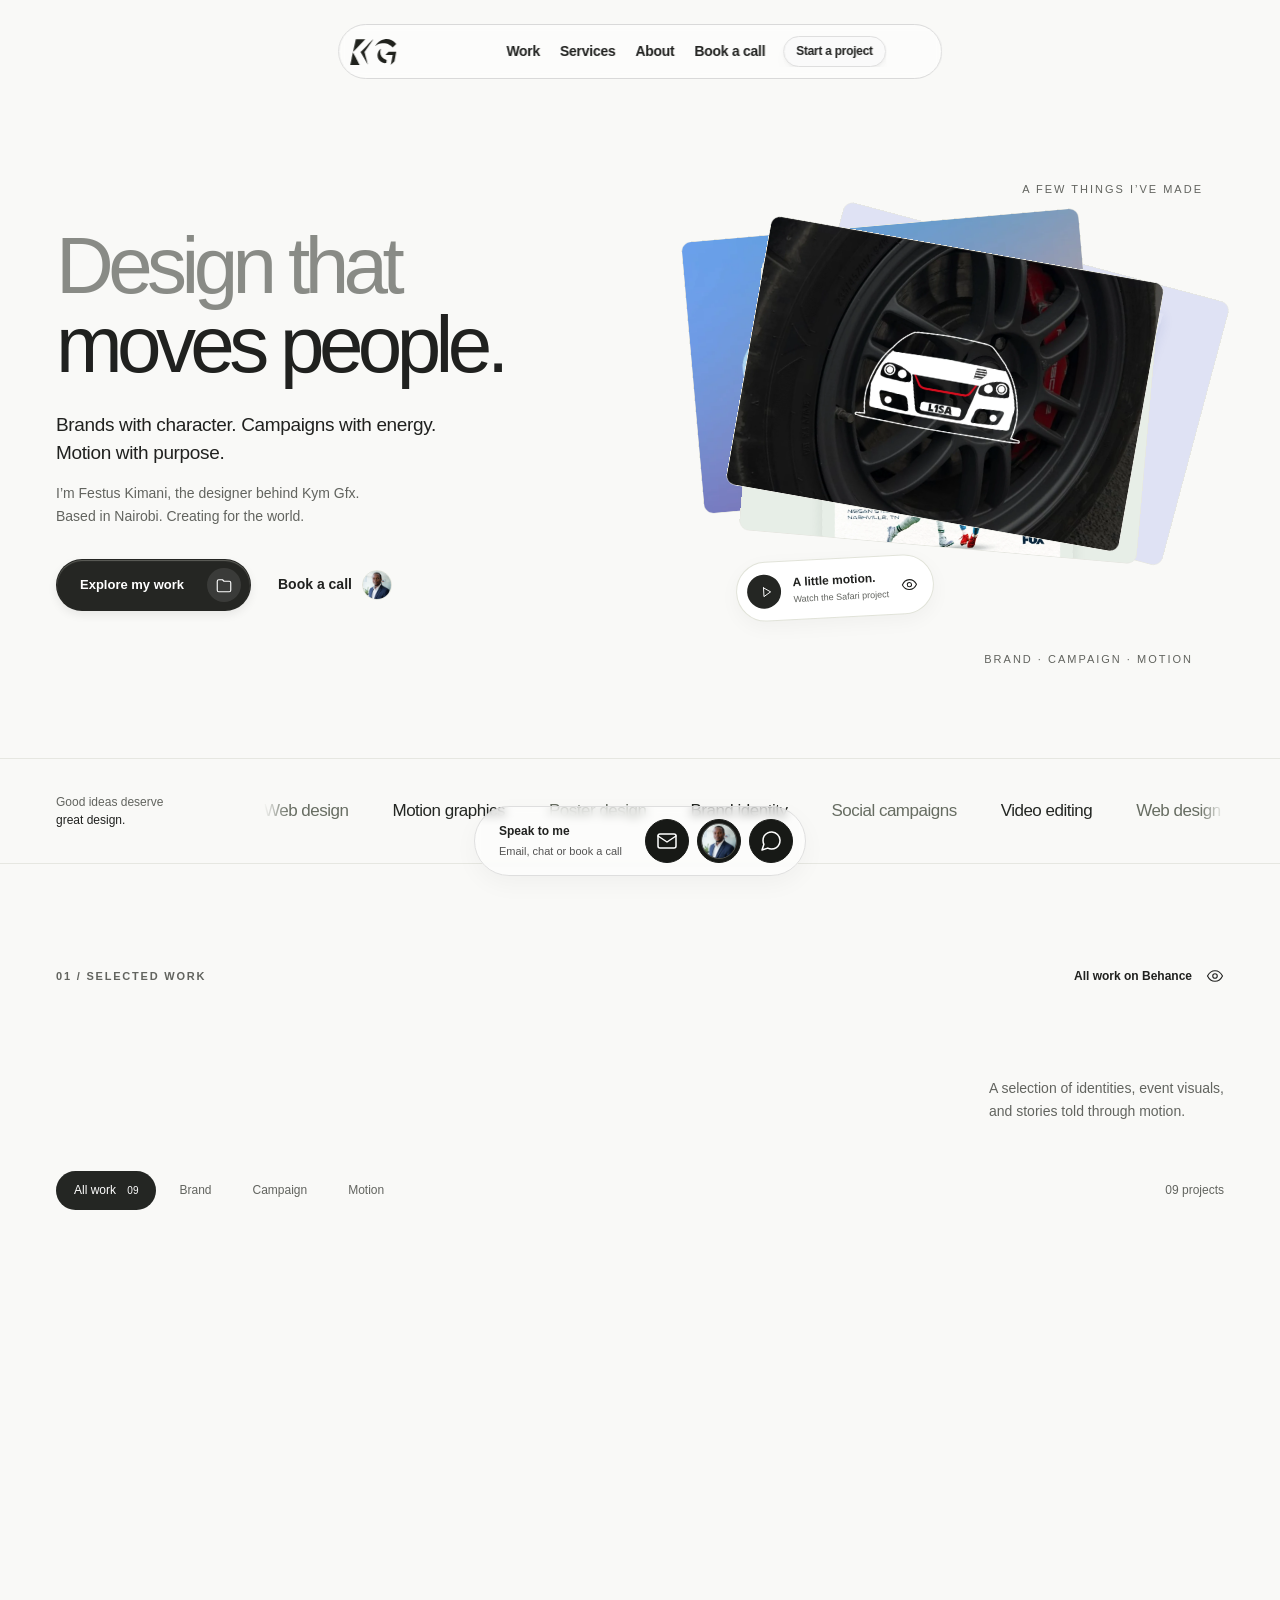
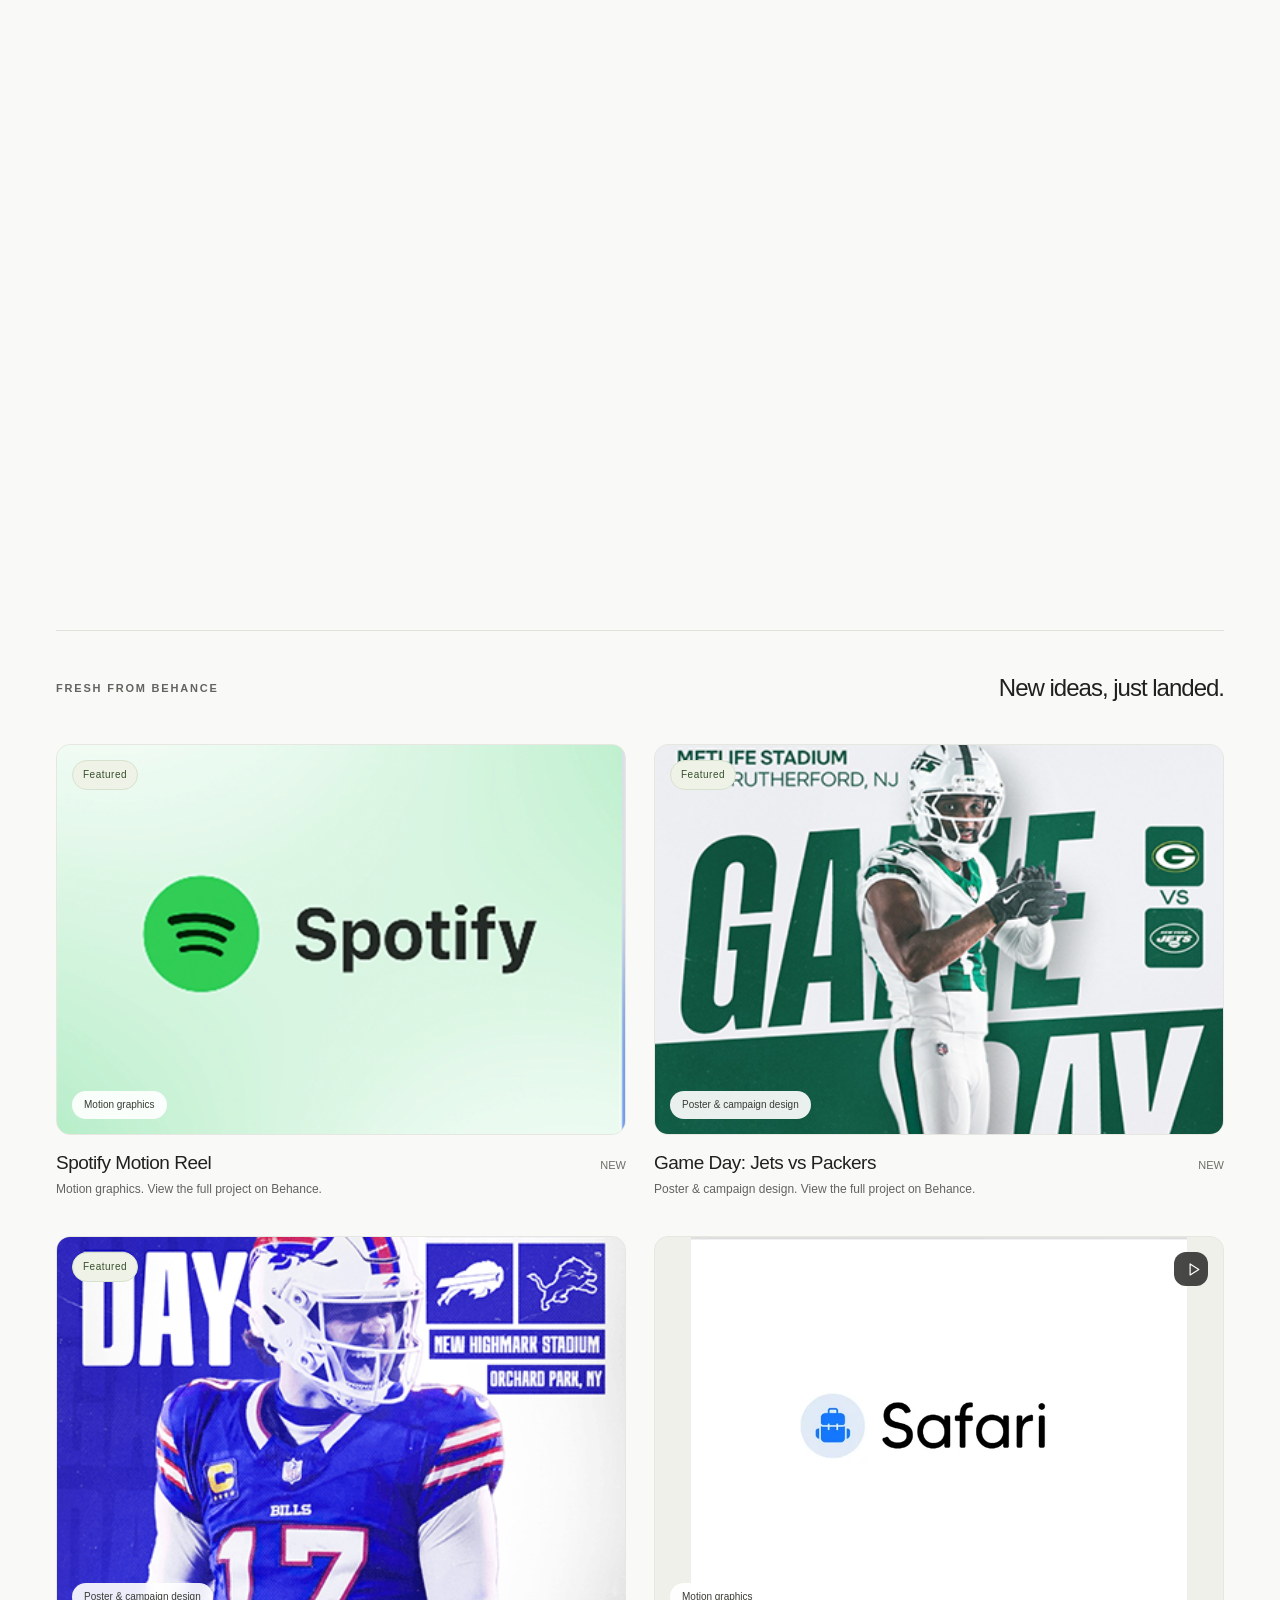
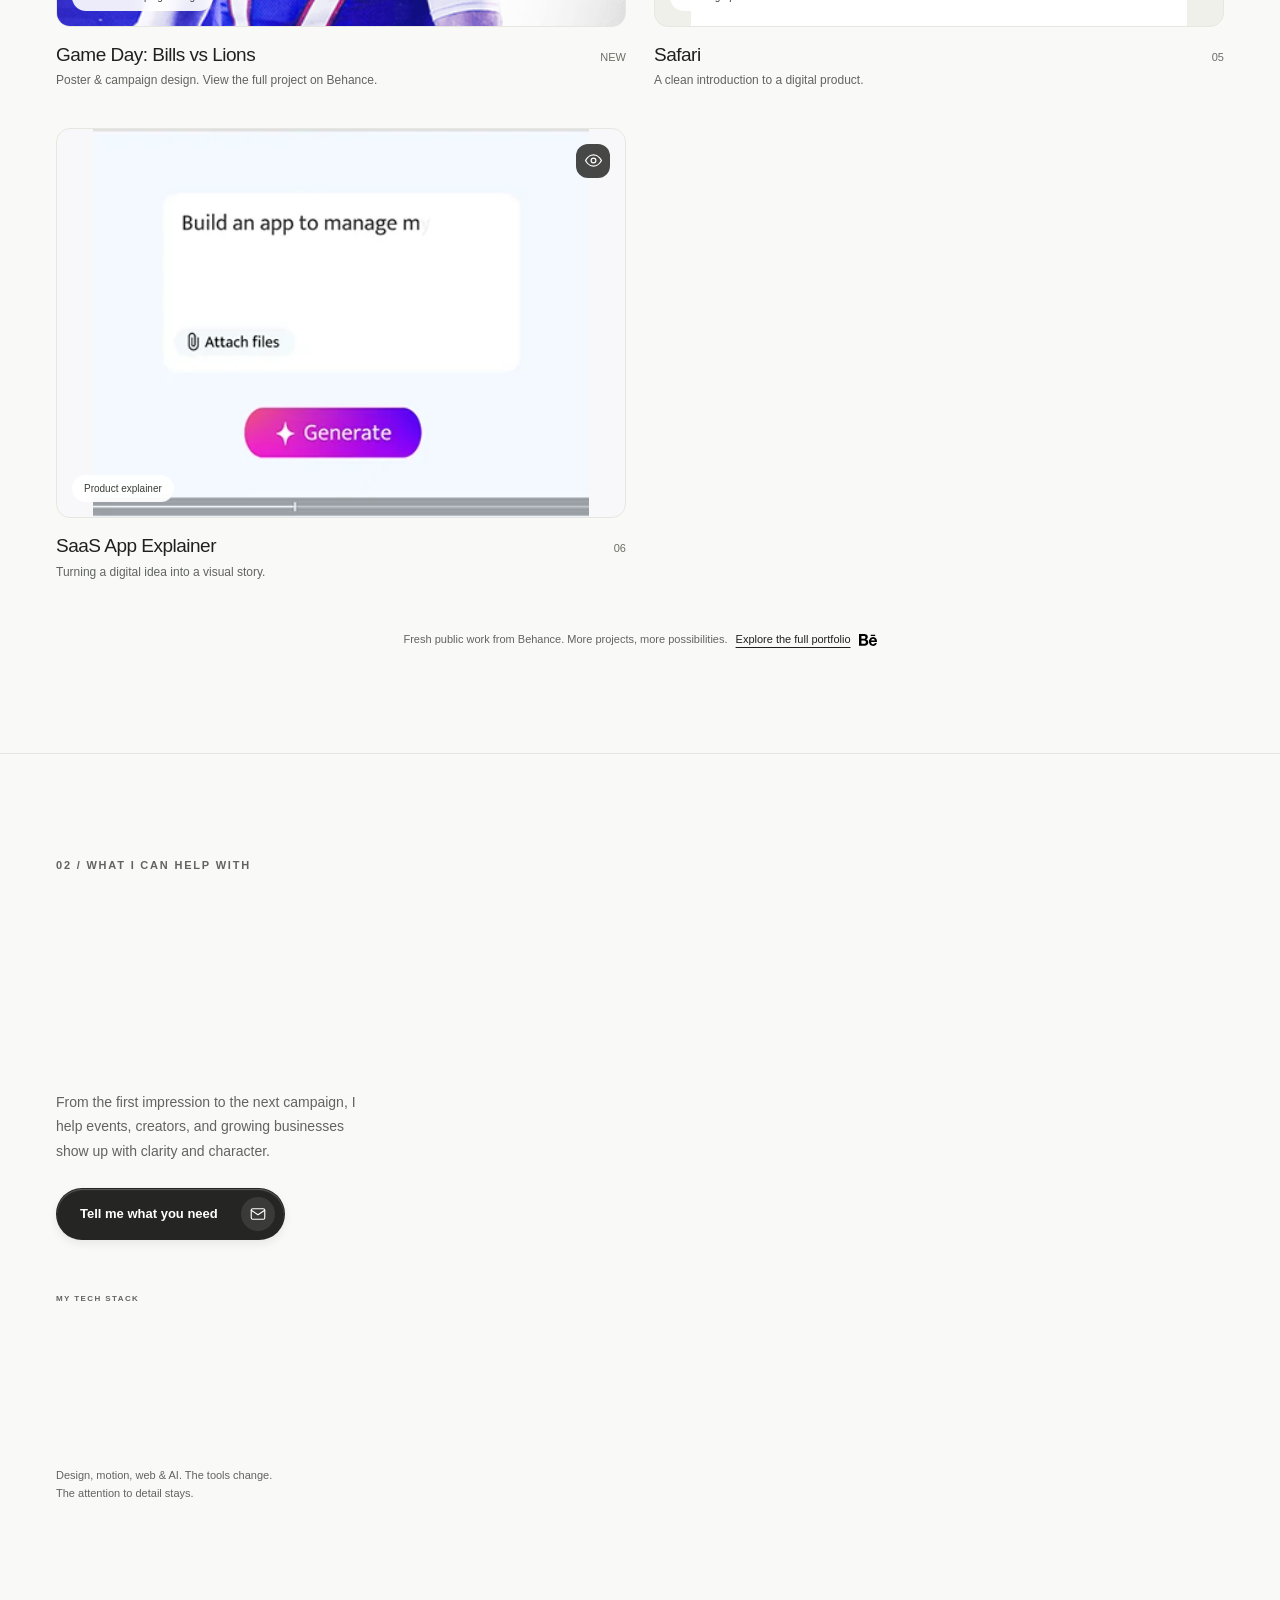
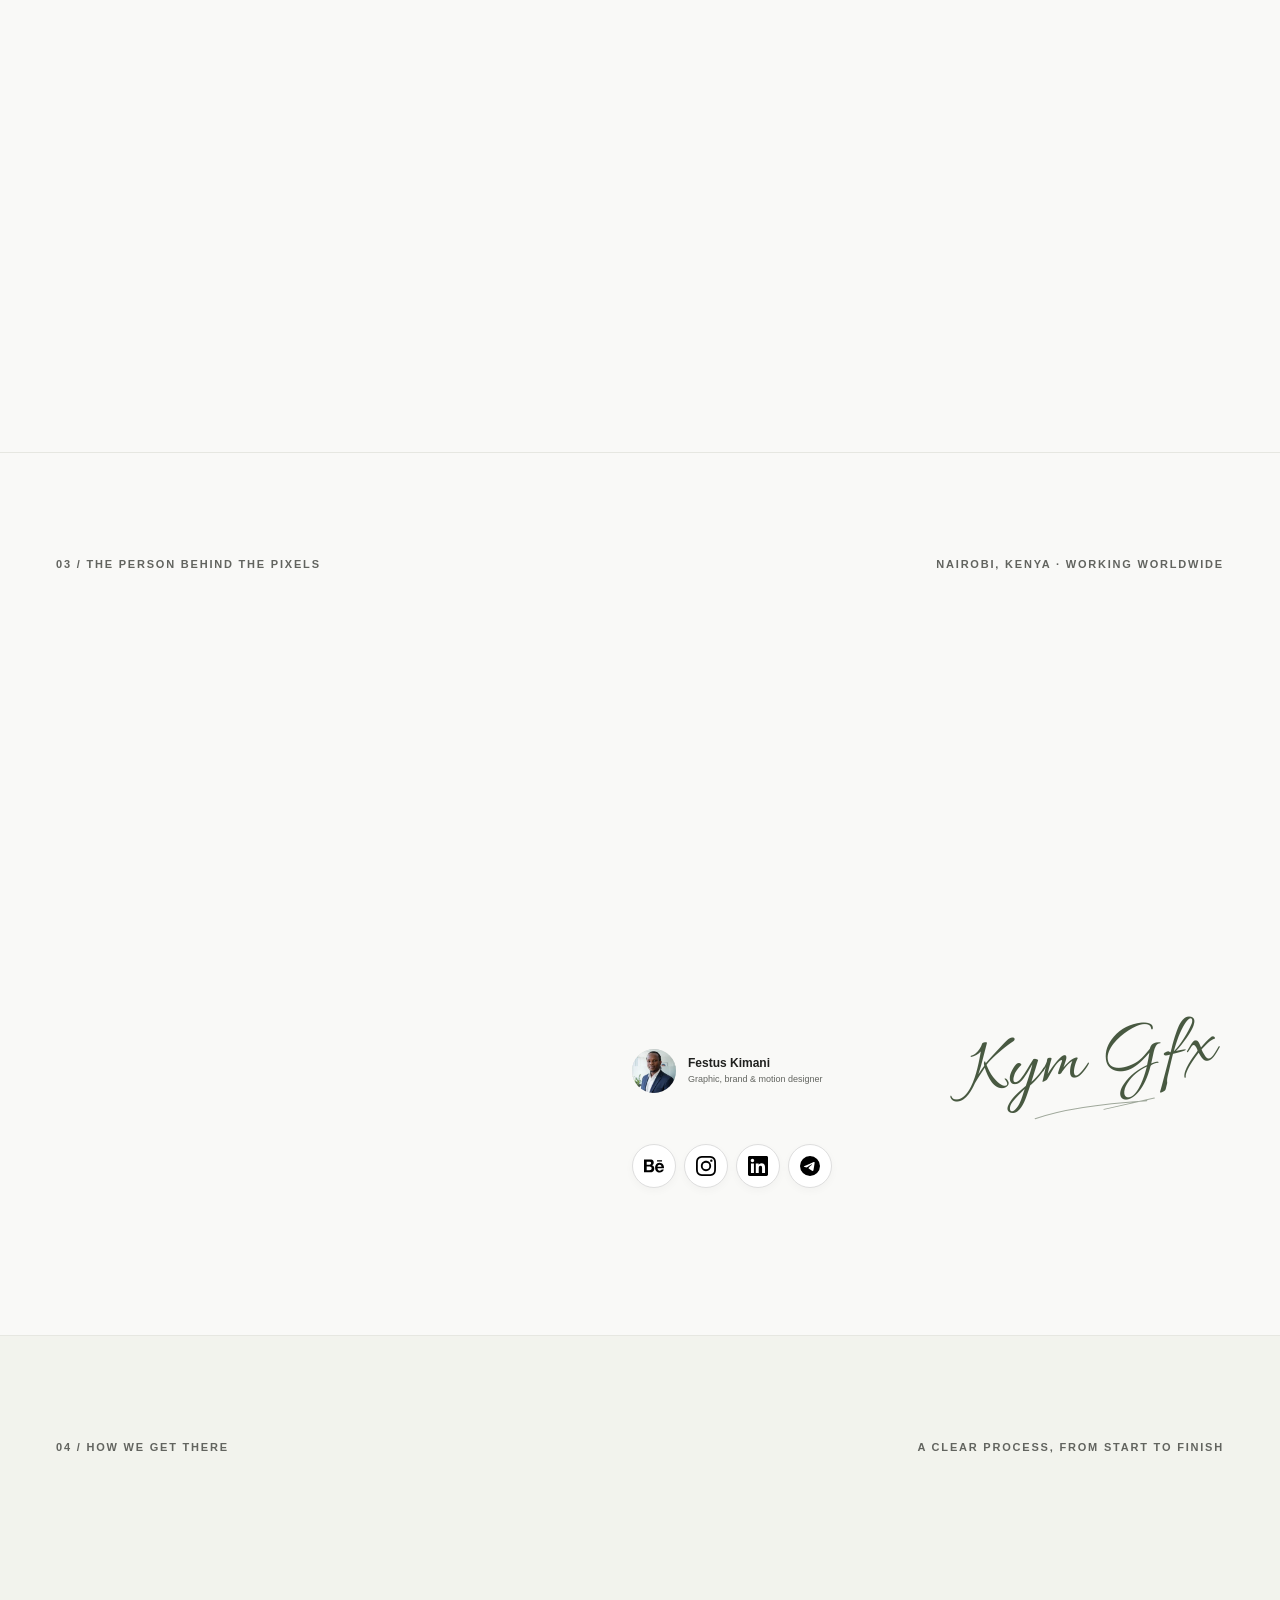
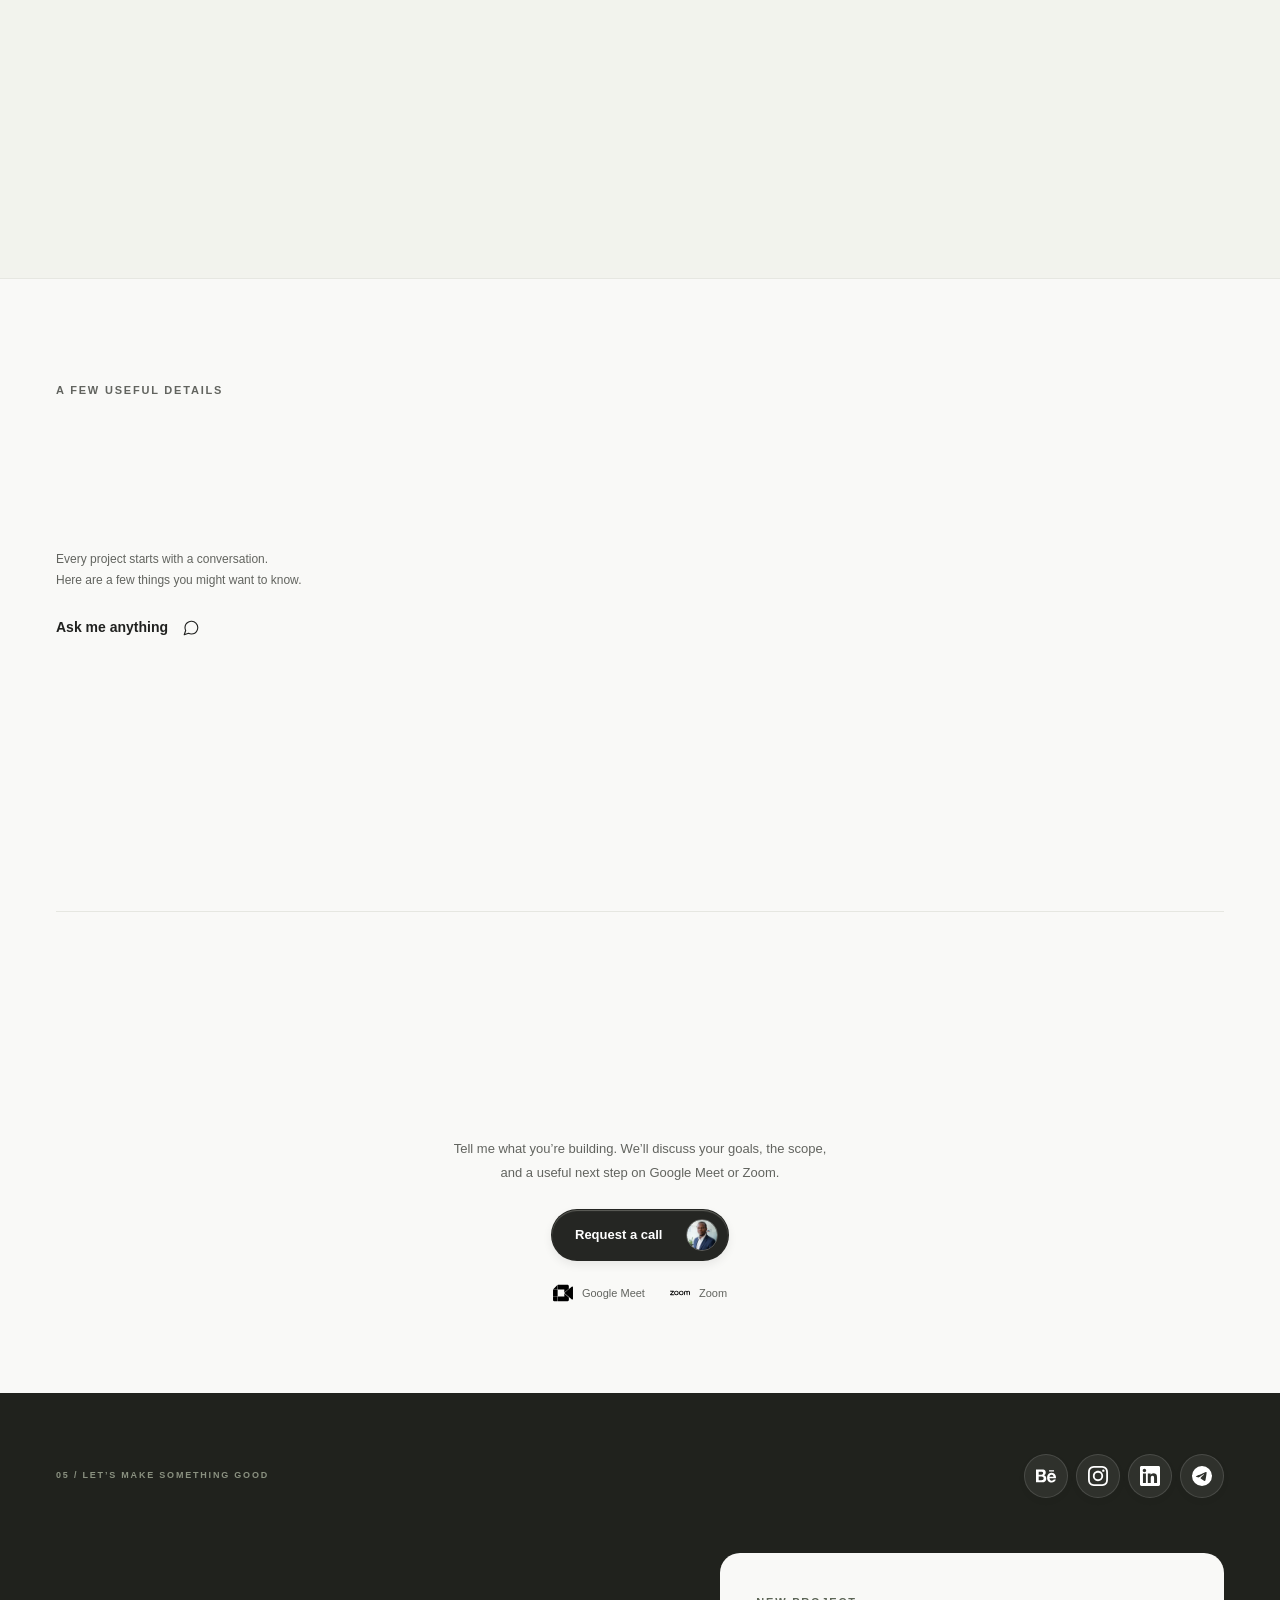
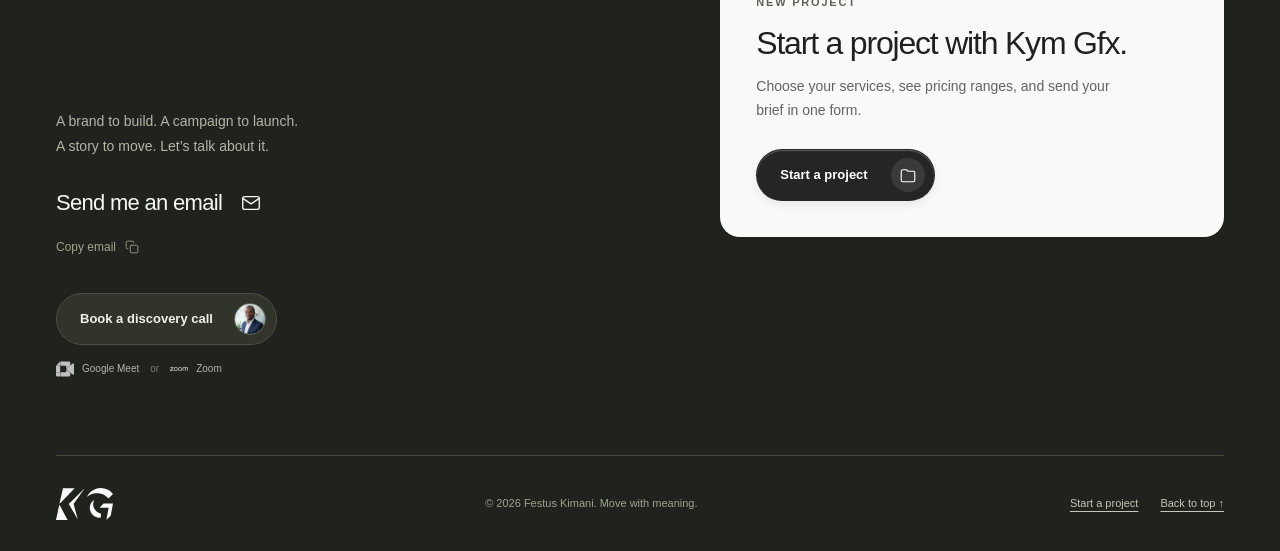
<file: index.html>
<!doctype html>
<html lang="en">
<head>
  <meta charset="utf-8">
  <meta http-equiv="Content-Security-Policy" content="default-src 'none'; script-src 'self' 'sha256-RP54lZXdPZ6LXKqrHSjTCvA2a0rbn0eupJkv5bDsVNU='; style-src 'self'; img-src 'self' data:; media-src 'self' data:; font-src 'self' data:; script-src-attr 'none'; style-src-attr 'none'; connect-src 'self'; object-src 'none'; base-uri 'none'; form-action mailto:; frame-src 'none'; worker-src 'none'; manifest-src 'none'">
  <meta name="referrer" content="no-referrer">
  <meta name="viewport" content="width=device-width, initial-scale=1">
  <meta name="theme-color" content="#f9f9f7">
  <title>Kym Gfx | Brand, Campaign & Motion Design</title>
  <meta name="description" content="Festus Kimani, the designer behind Kym Gfx. Brand identities, event campaigns, website design and motion graphics. Based in Nairobi, working worldwide.">
  <meta property="og:title" content="Kym Gfx | Brand, Campaign &amp; Motion Design">
  <meta property="og:description" content="Brands with character. Campaigns with energy. Motion with purpose. Explore the work of Nairobi-based designer Festus Kimani.">
  <meta property="og:type" content="website">
  <meta property="og:image" content="https://kymgfx.kymfestus.workers.dev/assets/share.png"><meta property="og:image:width" content="1200"><meta property="og:image:height" content="630"><meta name="twitter:image" content="https://kymgfx.kymfestus.workers.dev/assets/share.png">
  <meta property="og:image:alt" content="Kym Gfx. Design that moves people. Brand, campaign and motion design.">
  <meta name="twitter:card" content="summary_large_image">
  <meta name="robots" content="index,follow,max-image-preview:large">
  <meta property="og:locale" content="en_KE">
  <meta name="twitter:title" content="Kym Gfx | Brand, Campaign & Motion Design">
  <meta name="twitter:description" content="Festus Kimani. Brand identity, campaign, web and motion design from Nairobi, working worldwide.">
  <link rel="icon" type="image/svg+xml" href="assets/logo-icon.svg"><link rel="apple-touch-icon" href="assets/apple-touch-icon.png">
  <link rel="stylesheet" href="styles.css?v=fc7800cfd695" integrity="sha384-MU1b10XbP2wdL4FistRc0171wJypvjsB1/g9SNzsyU8zwen+0Z/NRrmMgHnjgvjh" crossorigin="anonymous">
  <script src="chat.js?v=313c515f7766" defer integrity="sha384-PZUBNkfbdGtiplIeQYNY1joK+G7hZslXWAL11QoX5RYQc005h1kjHYpNXIr99Q0k" crossorigin="anonymous"></script><script src="hover.js?v=c3cbb4b93c76" defer integrity="sha384-ufMckHckDWXzwCs1KvYORSiTdPDeFX4swzKwYxOAb/R9WRlNBXDSlMI3Yl8d1LuT" crossorigin="anonymous"></script>
  <script src="app.js?v=920d5eaca289" defer integrity="sha384-redIyue99s9NzLE7rQFaY3deVi5fc3/zErwLRt6RJIErRmfgzinxDfFiC1UelqTq" crossorigin="anonymous"></script>
  <script src="tally.js?v=f8779480156c" defer integrity="sha384-kf3AlvRZwCBo7eny/jpEdKlFrDhq/1zmK7CzTpE+B8lzu16/dyUpaUtx4TN1pVBo" crossorigin="anonymous"></script>
  <script src="navigation.js?v=53503e80712e" defer integrity="sha384-nsBRfqvpe+beJG/txZ5ffJn5aQpI2zp7zltmXjnQ1PvmRcHIz+6aFYz5Q4TOXQNo" crossorigin="anonymous"></script>
  <script src="motion.js?v=6ecac0a6fd6d" defer integrity="sha384-A1M7jGwJOYKzTCvv4FRpBjJr8O+yAU49xVVN6Kf6X/JlsGHFS3brLfjCFFewnfAB" crossorigin="anonymous"></script>
<script type="application/ld+json">{"@context":"https://schema.org","@graph":[{"@type":"Person","@id":"https://kymgfx.kymfestus.workers.dev/#festus-kimani","name":"Festus Kimani","alternateName":"Kym","jobTitle":"Graphic, brand and motion designer","homeLocation":{"@type":"Place","name":"Nairobi, Kenya"},"sameAs":["https://www.behance.net/kymgfx0","https://www.instagram.com/kymgfx/","https://linkedin.com/in/festuskimani-design","https://t.me/KymGfx"],"worksFor":{"@id":"https://kymgfx.kymfestus.workers.dev/#kym-gfx"},"url":"https://kymgfx.kymfestus.workers.dev/#about","image":"https://kymgfx.kymfestus.workers.dev/assets/festus-kimani.webp"},{"@type":"Organization","@id":"https://kymgfx.kymfestus.workers.dev/#kym-gfx","name":"Kym Gfx","founder":{"@id":"https://kymgfx.kymfestus.workers.dev/#festus-kimani"},"sameAs":["https://www.behance.net/kymgfx0","https://www.instagram.com/kymgfx/","https://linkedin.com/in/festuskimani-design","https://t.me/KymGfx"],"url":"https://kymgfx.kymfestus.workers.dev/"},{"@type":"WebSite","@id":"https://kymgfx.kymfestus.workers.dev/#website","name":"Kym Gfx","inLanguage":"en","publisher":{"@id":"https://kymgfx.kymfestus.workers.dev/#kym-gfx"},"url":"https://kymgfx.kymfestus.workers.dev/"},{"@type":"Service","name":"Brand identity","provider":{"@id":"https://kymgfx.kymfestus.workers.dev/#kym-gfx"},"areaServed":"Worldwide","description":"Logos, visual systems and brand guidelines."},{"@type":"Service","name":"Poster design","provider":{"@id":"https://kymgfx.kymfestus.workers.dev/#kym-gfx"},"areaServed":"Worldwide","description":"Event flyers, print and digital posters."},{"@type":"Service","name":"Social campaigns","provider":{"@id":"https://kymgfx.kymfestus.workers.dev/#kym-gfx"},"areaServed":"Worldwide","description":"Connected assets for campaigns and product launches."},{"@type":"Service","name":"Motion graphics","provider":{"@id":"https://kymgfx.kymfestus.workers.dev/#kym-gfx"},"areaServed":"Worldwide","description":"Animation, product explainers and promotional motion."},{"@type":"Service","name":"Web design","provider":{"@id":"https://kymgfx.kymfestus.workers.dev/#kym-gfx"},"areaServed":"Worldwide","description":"Websites connecting a visual identity to a useful online experience."},{"@type":"Service","name":"Video editing","provider":{"@id":"https://kymgfx.kymfestus.workers.dev/#kym-gfx"},"areaServed":"Worldwide","description":"Editing and pacing for short-form videos and brand films."}]}</script>
<script src="portfolio.js?v=0eddb8c8db13" defer integrity="sha384-fT3XSmakjnkovy3xJBE/LR70sCqFDMXrLG0lpPolhhoIm4bzP4OcGRpFcpiwtWbt" crossorigin="anonymous"></script>












<link rel="canonical" href="https://kymgfx.kymfestus.workers.dev/"><meta property="og:url" content="https://kymgfx.kymfestus.workers.dev/">
</head>
<body>
<svg class="icon-sprite" xmlns="http://www.w3.org/2000/svg" aria-hidden="true"><defs><symbol id="i-mail" viewBox="0 0 24 24"><rect x="3" y="5" width="18" height="14" rx="2"/><path d="m3 7 9 6 9-6"/></symbol><symbol id="i-calendar" viewBox="0 0 24 24"><rect x="3" y="5" width="18" height="16" rx="2"/><path d="M16 3v4M8 3v4M3 11h18"/></symbol><symbol id="i-play" viewBox="0 0 24 24"><path d="m9 5 11 7-11 7V5Z"/></symbol><symbol id="i-eye" viewBox="0 0 24 24"><path d="M2 12s3.5-7 10-7 10 7 10 7-3.5 7-10 7-10-7-10-7Z"/><circle cx="12" cy="12" r="3"/></symbol><symbol id="i-message" viewBox="0 0 24 24"><path d="M21 11.5a8.4 8.4 0 0 1-.9 3.8 8.5 8.5 0 0 1-7.6 4.7 8.4 8.4 0 0 1-3.8-.9L3 21l1.9-5.7a8.4 8.4 0 0 1-.9-3.8 8.5 8.5 0 0 1 4.7-7.6 8.4 8.4 0 0 1 3.8-.9h.5a8.5 8.5 0 0 1 8 8v.5Z"/></symbol><symbol id="i-copy" viewBox="0 0 24 24"><rect x="9" y="9" width="13" height="13" rx="2"/><path d="M5 15H4a2 2 0 0 1-2-2V4a2 2 0 0 1 2-2h9a2 2 0 0 1 2 2v1"/></symbol><symbol id="i-close" viewBox="0 0 24 24"><path d="m6 6 12 12M6 18 18 6"/></symbol><symbol id="i-plus" viewBox="0 0 24 24"><path d="M12 5v14M5 12h14"/></symbol><symbol id="i-check" viewBox="0 0 24 24"><path d="m5 12 4 4L19 6"/></symbol><symbol id="i-clock" viewBox="0 0 24 24"><circle cx="12" cy="12" r="9"/><path d="M12 7v5l3 2"/></symbol><symbol id="i-globe" viewBox="0 0 24 24"><circle cx="12" cy="12" r="9"/><path d="M3 12h18M12 3a17 17 0 0 1 0 18 17 17 0 0 1 0-18Z"/></symbol><symbol id="i-video" viewBox="0 0 24 24"><rect x="3" y="5" width="12" height="14" rx="2"/><path d="m15 10 6-4v12l-6-4"/></symbol><symbol id="i-quote" viewBox="0 0 24 24"><path d="M3 11h6v9H3v-9c0-4 2-7 6-8M15 11h6v9h-6v-9c0-4 2-7 6-8"/></symbol><symbol id="i-file" viewBox="0 0 24 24"><path d="M14 2H6a2 2 0 0 0-2 2v16a2 2 0 0 0 2 2h12a2 2 0 0 0 2-2V8l-6-6ZM14 2v6h6M8 13h8M8 17h6"/></symbol><symbol id="i-folder" viewBox="0 0 24 24"><path d="M3 7a2 2 0 0 1 2-2h5l2 2h7a2 2 0 0 1 2 2v10a2 2 0 0 1-2 2H5a2 2 0 0 1-2-2V7Z"/></symbol></defs></svg>
  <a class="skip-link" href="#main">Skip to content</a>
  <header class="site-header">
    <div class="header-inner">
      <a class="header-profile" href="#home" aria-label="Kym Gfx home"><img class="header-logo" src="assets/logo.svg" alt="" width="40" height="23"></a>
      <nav id="header-nav" class="header-nav" aria-label="Main navigation"><a href="#work">Work</a><a href="#services">Services</a><a href="#about">About</a><a href="book.html">Book a call</a><a class="header-contact" href="start.html">Start a project</a></nav>
      <button class="menu-toggle" type="button" aria-expanded="false" aria-controls="header-nav" aria-label="Open navigation" hidden><span class="menu-dots" aria-hidden="true"><i></i><i></i><i></i></span></button>
    </div>
  </header>
  <main id="main">
    <section id="home" class="hero wrap">
      <div class="hero-copy">
        <h1><span class="muted">Design that</span><br>moves people<span class="title-dot">.</span></h1>
        <p class="hero-description">Brands with character. Campaigns with energy.<br class="desktop-break"> Motion with purpose.</p>
        <p class="hero-intro">I’m Festus Kimani, the designer behind Kym Gfx.<br class="desktop-break"> Based in Nairobi. Creating for the world.</p>
        <div class="hero-actions"><a class="button button-dark" href="#work">Explore my work <span class="button-icon"><svg class="icon " viewBox="0 0 24 24" fill="none" stroke="currentColor" stroke-width="1.5" stroke-linecap="round" stroke-linejoin="round" aria-hidden="true"><use href="#i-folder"/></svg></span></a><a class="text-link hover-target booking-button" href="book.html">Book a call <img class="button-portrait" src="assets/festus-kimani-sm.webp" width="36" height="36" alt=""></a></div>
      </div>
      <div class="hero-art" aria-label="A selection of brand and event design by Kym Gfx">
        <span class="art-note">A FEW THINGS I’VE MADE</span>
        <div class="art-card art-card-back"><img src="assets/gameday-full.webp" alt="Game Day sports event poster in green and blue" width="1080" height="1350"></div>
        <div class="art-card art-card-middle"><img src="assets/lisa-keyring.webp" alt="LISA GTI illustrated automotive keyring against a car wheel" width="1920" height="1080"><span class="art-card-label">LISA GTI <span>BRAND IDENTITY</span></span></div>
        <div class="art-card art-card-front"><img src="assets/weekend-full.webp" alt="Weekend Frenzy music event poster in electric blue" width="1080" height="1350"></div>
        <a class="motion-chip" href="https://www.behance.net/gallery/255861045/Safari-App-Motion-Graphics" data-project="safari"><span class="play-circle"><svg class="icon " viewBox="0 0 24 24" fill="none" stroke="currentColor" stroke-width="1.5" stroke-linecap="round" stroke-linejoin="round" aria-hidden="true"><use href="#i-play"/></svg></span><span>A little motion.<small>Watch the Safari project</small></span><svg class="icon " viewBox="0 0 24 24" fill="none" stroke="currentColor" stroke-width="1.5" stroke-linecap="round" stroke-linejoin="round" aria-hidden="true"><use href="#i-eye"/></svg></a>
        <span class="art-note art-note-bottom">BRAND · CAMPAIGN · MOTION</span>
      </div>
    </section>
    <section class="intro-strip" aria-label="Design specialties"><div class="wrap strip-inner"><p>Good ideas deserve <br><strong>great design.</strong></p><div class="service-marquee" tabindex="0" aria-label="Web design, motion graphics, poster design, brand identity, social campaigns and video editing. Focus to pause scrolling."><div class="marquee-track"><div class="marquee-group"><span>Web design</span><span>Motion graphics</span><span>Poster design</span><span>Brand identity</span><span>Social campaigns</span><span>Video editing</span></div><div class="marquee-group" aria-hidden="true"><span>Web design</span><span>Motion graphics</span><span>Poster design</span><span>Brand identity</span><span>Social campaigns</span><span>Video editing</span></div></div></div></div></section>
    <section id="work" class="section wrap work-section">
      <div class="section-topline"><span class="eyebrow">01 / SELECTED WORK</span><a class="text-link small" href="https://www.behance.net/kymgfx0" target="_blank" rel="noopener noreferrer">All work on Behance <svg class="icon " viewBox="0 0 24 24" fill="none" stroke="currentColor" stroke-width="1.5" stroke-linecap="round" stroke-linejoin="round" aria-hidden="true"><use href="#i-eye"/></svg></a></div>
      <div class="work-heading"><h2><span class="muted">A little range.</span><br>A lot of intention.</h2><p>A selection of identities, event visuals,<br class="desktop-break"> and stories told through motion.</p></div>
      <div class="filter-row"><div class="filters" role="group" aria-label="Filter projects"><button class="filter active" data-filter="all" aria-pressed="true">All work <span>09</span></button><button class="filter" data-filter="brand" aria-pressed="false">Brand</button><button class="filter" data-filter="campaign" aria-pressed="false">Campaign</button><button class="filter" data-filter="motion" aria-pressed="false">Motion</button></div><span id="project-count" class="project-count" aria-live="polite">09 projects</span></div>
      <div class="project-grid" id="portfolio-grid">
        <article class="project-card" data-category="brand"><a href="https://www.behance.net/gallery/255600777/LISA-GTI-BRAND-GUIDELINES" class="project-link" data-project="lisa"><div class="project-image image-lisa"><img src="assets/lisa-keyring.webp" width="1920" height="1080" loading="lazy" alt="LISA GTI branded keyring design"><span class="project-open"><svg class="icon " viewBox="0 0 24 24" fill="none" stroke="currentColor" stroke-width="1.5" stroke-linecap="round" stroke-linejoin="round" aria-hidden="true"><use href="#i-eye"/></svg></span><span class="project-type">Brand identity</span></div><div class="project-meta"><div><h3>LISA GTI</h3><p>A distinctive identity, built for the details.</p></div><span class="project-number">01</span></div></a></article>
        <article class="project-card" data-category="campaign"><a href="https://www.behance.net/gallery/255861119/WEEKEND-FRENZY" class="project-link" data-project="weekend"><div class="project-image image-weekend"><img src="assets/weekend-full.webp" width="1080" height="1350" loading="lazy" alt="Weekend Frenzy blue nightlife flyer"><span class="project-open"><svg class="icon " viewBox="0 0 24 24" fill="none" stroke="currentColor" stroke-width="1.5" stroke-linecap="round" stroke-linejoin="round" aria-hidden="true"><use href="#i-eye"/></svg></span><span class="project-type">Event campaign</span></div><div class="project-meta"><div><h3>Weekend Frenzy</h3><p>Big energy. An unmistakable invitation.</p></div><span class="project-number">02</span></div></a></article>
        <article class="project-card" data-category="motion"><a href="https://www.behance.net/gallery/255859293/Nova-AI-Saas-Video-Explainer" class="project-link" data-project="nova"><div class="project-image image-nova"><img src="assets/nova-large.webp" width="808" height="632" loading="lazy" alt="Nova AI explainer with a soft blue and coral gradient"><span class="project-open"><svg class="icon " viewBox="0 0 24 24" fill="none" stroke="currentColor" stroke-width="1.5" stroke-linecap="round" stroke-linejoin="round" aria-hidden="true"><use href="#i-eye"/></svg></span><span class="project-type">Motion / SaaS explainer</span></div><div class="project-meta"><div><h3>Nova AI</h3><p>A product story, made to move.</p></div><span class="project-number">03</span></div></a></article>
        <article class="project-card" data-category="campaign"><a href="https://www.behance.net/gallery/256715563/GAME-DAY-EVENT-FLYER" class="project-link" data-project="gameday"><div class="project-image image-gameday"><img src="assets/gameday-full.webp" width="1080" height="1350" loading="lazy" alt="Game Day Philadelphia Eagles versus Tennessee Titans poster"><span class="project-open"><svg class="icon " viewBox="0 0 24 24" fill="none" stroke="currentColor" stroke-width="1.5" stroke-linecap="round" stroke-linejoin="round" aria-hidden="true"><use href="#i-eye"/></svg></span><span class="project-type">Event campaign</span></div><div class="project-meta"><div><h3>Game Day: Eagles vs Titans</h3><p>Sports, rivalry, and a strong visual punch.</p></div><span class="project-number">04</span></div></a></article>
        <!-- KYM FEATURED START -->
<div class="fresh-work-intro"><span class="eyebrow">FRESH FROM BEHANCE</span><h3>New ideas, just landed.</h3></div>
<article class="project-card fresh-project-card" data-category="motion"><a class="project-link" href="https://www.behance.net/gallery/257606957/Spotify-Motion-Reel" target="_blank" rel="noopener noreferrer" aria-label="Spotify Motion Reel — view full project on Behance"><div class="project-image image-live"><img src="assets/behance/257606957-69e0c35796e21e11.png" alt="Spotify Motion Reel by Kym Gfx" width="404" height="316" loading="lazy"><span class="project-type">Motion graphics</span><span class="fresh-badge">Featured</span></div><div class="project-meta"><div><h3>Spotify Motion Reel</h3><p>Motion graphics. View the full project on Behance.</p></div><span class="project-number">NEW</span></div></a></article>
<article class="project-card fresh-project-card" data-category="campaign"><a class="project-link" href="https://www.behance.net/gallery/256088495/GAME-DAY" target="_blank" rel="noopener noreferrer" aria-label="Game Day: Jets vs Packers — view full project on Behance"><div class="project-image image-live"><img src="assets/behance/256088495-00261d9a280b9983.png" alt="Game Day: Jets vs Packers by Kym Gfx" width="404" height="316" loading="lazy"><span class="project-type">Poster & campaign design</span><span class="fresh-badge">Featured</span></div><div class="project-meta"><div><h3>Game Day: Jets vs Packers</h3><p>Poster &amp; campaign design. View the full project on Behance.</p></div><span class="project-number">NEW</span></div></a></article>
<article class="project-card fresh-project-card" data-category="campaign"><a class="project-link" href="https://www.behance.net/gallery/255861307/GAME-DAY" target="_blank" rel="noopener noreferrer" aria-label="Game Day: Bills vs Lions — view full project on Behance"><div class="project-image image-live"><img src="assets/behance/255861307-dc8444f2db3380d4.png" alt="Game Day: Bills vs Lions by Kym Gfx" width="404" height="316" loading="lazy"><span class="project-type">Poster & campaign design</span><span class="fresh-badge">Featured</span></div><div class="project-meta"><div><h3>Game Day: Bills vs Lions</h3><p>Poster &amp; campaign design. View the full project on Behance.</p></div><span class="project-number">NEW</span></div></a></article>
<!-- KYM FEATURED END -->
        <article class="project-card" data-category="motion"><a href="https://www.behance.net/gallery/255861045/Safari-App-Motion-Graphics" class="project-link" data-project="safari"><div class="project-image image-safari"><img src="assets/safari-large.webp" width="808" height="632" loading="lazy" alt="Safari app motion project title"><span class="project-open play-open"><svg class="icon " viewBox="0 0 24 24" fill="none" stroke="currentColor" stroke-width="1.5" stroke-linecap="round" stroke-linejoin="round" aria-hidden="true"><use href="#i-play"/></svg></span><span class="project-type">Motion graphics</span></div><div class="project-meta"><div><h3>Safari</h3><p>A clean introduction to a digital product.</p></div><span class="project-number">05</span></div></a></article>
        <article class="project-card" data-category="motion"><a href="https://www.behance.net/gallery/255860675/Saas-App-Explainer" class="project-link" data-project="saas"><div class="project-image image-saas"><img src="assets/saas.webp" width="404" height="316" loading="lazy" alt="SaaS app explainer project preview"><span class="project-open"><svg class="icon " viewBox="0 0 24 24" fill="none" stroke="currentColor" stroke-width="1.5" stroke-linecap="round" stroke-linejoin="round" aria-hidden="true"><use href="#i-eye"/></svg></span><span class="project-type">Product explainer</span></div><div class="project-meta"><div><h3>SaaS App Explainer</h3><p>Turning a digital idea into a visual story.</p></div><span class="project-number">06</span></div></a></article>
      </div>
      <p class="work-footnote">Fresh public work from Behance. More projects, more possibilities. <a href="https://www.behance.net/kymgfx0" target="_blank" rel="noopener noreferrer">Explore the full portfolio <img class="brand-icon" src="assets/icons/behance.svg" width="24" height="24" alt="" aria-hidden="true"></a></p>
    </section>
    <section id="services" class="section services-section"><div class="wrap services-layout"><div class="services-intro"><span class="eyebrow">02 / WHAT I CAN HELP WITH</span><h2><span class="muted">Good design.</span><br>Working harder<br>for your brand.</h2><p>From the first impression to the next campaign, I help events, creators, and growing businesses show up with clarity and character.</p><a class="button button-dark" href="#contact">Tell me what you need <span class="button-icon"><svg class="icon " viewBox="0 0 24 24" fill="none" stroke="currentColor" stroke-width="1.5" stroke-linecap="round" stroke-linejoin="round" aria-hidden="true"><use href="#i-mail"/></svg></span></a><div class="toolkit"><span class="eyebrow">MY TECH STACK</span><div class="tech-stack" aria-label="Design, motion, web and AI tools"><a class="tool-tile hover-target" href="#tools-details" aria-label="Photoshop"><img class="brand-icon" src="assets/icons/adobephotoshop.svg" width="24" height="24" alt="" aria-hidden="true"><span class="hover-label" aria-hidden="true">Photoshop</span></a><a class="tool-tile hover-target" href="#tools-details" aria-label="Illustrator"><img class="brand-icon" src="assets/icons/adobeillustrator.svg" width="24" height="24" alt="" aria-hidden="true"><span class="hover-label" aria-hidden="true">Illustrator</span></a><a class="tool-tile hover-target" href="#tools-details" aria-label="After Effects"><img class="brand-icon" src="assets/icons/adobeaftereffects.svg" width="24" height="24" alt="" aria-hidden="true"><span class="hover-label" aria-hidden="true">After Effects</span></a><a class="tool-tile hover-target" href="#tools-details" aria-label="Premiere Pro"><img class="brand-icon" src="assets/icons/adobepremierepro.svg" width="24" height="24" alt="" aria-hidden="true"><span class="hover-label" aria-hidden="true">Premiere Pro</span></a><a class="tool-tile hover-target" href="#tools-details" aria-label="Figma"><img class="brand-icon" src="assets/icons/figma.svg" width="24" height="24" alt="" aria-hidden="true"><span class="hover-label" aria-hidden="true">Figma</span></a><a class="tool-tile hover-target" href="#tools-details" aria-label="Framer"><img class="brand-icon" src="assets/icons/framer.svg" width="24" height="24" alt="" aria-hidden="true"><span class="hover-label" aria-hidden="true">Framer</span></a><a class="tool-tile hover-target" href="#tools-details" aria-label="WordPress"><img class="brand-icon" src="assets/icons/wordpress.svg" width="24" height="24" alt="" aria-hidden="true"><span class="hover-label" aria-hidden="true">WordPress</span></a><a class="tool-tile hover-target" href="#tools-details" aria-label="ChatGPT"><img class="brand-icon" src="assets/icons/chatgpt.svg" width="24" height="24" alt="" aria-hidden="true"><span class="hover-label" aria-hidden="true">ChatGPT</span></a><a class="tool-tile hover-target" href="#tools-details" aria-label="Claude"><img class="brand-icon" src="assets/icons/claude.svg" width="24" height="24" alt="" aria-hidden="true"><span class="hover-label" aria-hidden="true">Claude</span></a><a class="tool-tile hover-target" href="#tools-details" aria-label="Manus"><img class="brand-icon" src="assets/icons/manus.svg" width="24" height="24" alt="" aria-hidden="true"><span class="hover-label" aria-hidden="true">Manus</span></a><a class="tool-tile hover-target" href="#tools-details" aria-label="Gemini"><img class="brand-icon" src="assets/icons/googlegemini.svg" width="24" height="24" alt="" aria-hidden="true"><span class="hover-label" aria-hidden="true">Gemini</span></a></div><p id="tools-details" class="tool-description">Design, motion, web & AI. The tools change.<br>The attention to detail stays.</p></div></div><div class="service-list">
      <a class="service-item" href="start.html"><span class="service-index">01</span><div><h3>Brand identity</h3><p>Logos, visual systems, and practical guidelines that make your brand unmistakable.</p><span>LOGOS / VISUAL SYSTEMS / GUIDELINES</span></div><span class="service-cta">Let’s talk</span></a>
      <a class="service-item" href="start.html"><span class="service-index">02</span><div><h3>Poster design</h3><p>Bold posters and event flyers that give the message a clear hierarchy and a strong first impression.</p><span>EVENT FLYERS / PRINT / DIGITAL POSTERS</span></div><span class="service-cta">Let’s talk</span></a>
      <a class="service-item" href="start.html"><span class="service-index">03</span><div><h3>Social campaigns</h3><p>A connected set of visuals for launches, events, and everyday conversations with your audience.</p><span>SOCIAL ASSETS / LAUNCH CAMPAIGNS / CONTENT</span></div><span class="service-cta">Let’s talk</span></a>
      <a class="service-item" href="start.html"><span class="service-index">04</span><div><h3>Motion graphics</h3><p>Product stories, animated identities, and explainers with a purposeful rhythm.</p><span>ANIMATION / PRODUCT EXPLAINERS / PROMOS</span></div><span class="service-cta">Let’s talk</span></a>
      <a class="service-item" href="start.html"><span class="service-index">05</span><div><h3>Web design</h3><p>Clear, considered websites that connect your identity to a useful online experience.</p><span>FIGMA / FRAMER / WORDPRESS</span></div><span class="service-cta">Let’s talk</span></a>
      <a class="service-item" href="start.html"><span class="service-index">06</span><div><h3>Video editing</h3><p>A clean cut, a considered pace, and the finishing details that bring a story together.</p><span>EDITING / SHORT FORM / BRAND FILMS</span></div><span class="service-cta">Let’s talk</span></a>
    </div></div></section>
    <section id="about" class="section wrap about-section"><div class="section-topline"><span class="eyebrow">03 / THE PERSON BEHIND THE PIXELS</span><span class="eyebrow">NAIROBI, KENYA · WORKING WORLDWIDE</span></div><div class="about-layout"><div class="about-art about-portrait"><img src="assets/festus-kimani.webp" width="800" height="800" loading="lazy" alt="Festus Kimani, the designer behind Kym Gfx"><div class="portrait-caption"><strong>Festus Kimani</strong><span>Designer & creative partner</span></div><div class="social-icons portrait-socials" aria-label="Kym Gfx social profiles"><a class="social-icon hover-target" href="https://www.behance.net/kymgfx0" target="_blank" rel="noopener noreferrer" aria-label="Kym Gfx on Behance"><img class="brand-icon" src="assets/icons/behance.svg" width="24" height="24" alt="" aria-hidden="true"><span class="hover-label" aria-hidden="true">Behance</span></a><a class="social-icon hover-target" href="https://www.instagram.com/kymgfx/" target="_blank" rel="noopener noreferrer" aria-label="Kym Gfx on Instagram"><img class="brand-icon" src="assets/icons/instagram.svg" width="24" height="24" alt="" aria-hidden="true"><span class="hover-label" aria-hidden="true">Instagram</span></a><a class="social-icon hover-target" href="https://linkedin.com/in/festuskimani-design" target="_blank" rel="noopener noreferrer" aria-label="Kym Gfx on LinkedIn"><img class="brand-icon" src="assets/icons/linkedin.svg" width="24" height="24" alt="" aria-hidden="true"><span class="hover-label" aria-hidden="true">LinkedIn</span></a><a class="social-icon hover-target" href="https://t.me/KymGfx" target="_blank" rel="noopener noreferrer" aria-label="Kym Gfx on Telegram"><img class="brand-icon" src="assets/icons/telegram.svg" width="24" height="24" alt="" aria-hidden="true"><span class="hover-label" aria-hidden="true">Telegram</span></a></div></div><div class="about-copy"><h2><span class="muted">Hi, I’m Festus.</span><br>You can call me Kym.</h2><p class="about-lead">I turn ideas into visual work that people notice, understand, and remember.</p><p>My practice brings together graphic design, brand identity, and motion. I work with events, music and nightlife brands, creators, SMEs, and startups, from the first brief to the final files.</p><p>I care about the thinking behind the visual: the message, the audience, and the little details that make a design feel right. Whether it’s one poster or a whole campaign, the goal is the same. Make it clear. Make it memorable. Make it mean something.</p><div class="about-signoff"><img src="assets/festus-kimani-sm.webp" width="44" height="44" loading="lazy" alt="Festus Kimani"><div><strong>Festus Kimani</strong><span>Graphic, brand & motion designer</span></div><span class="signature" aria-label="Kym Gfx signature">Kym Gfx<svg viewBox="0 0 150 14" fill="none" aria-hidden="true"><path d="M4 10C35 3 82 2 136 5M85 9l60-6" stroke="currentColor" stroke-width="1.15" stroke-linecap="round"/></svg></span></div><div class="social-icons about-links" aria-label="Kym Gfx social profiles"><a class="social-icon hover-target" href="https://www.behance.net/kymgfx0" target="_blank" rel="noopener noreferrer" aria-label="Kym Gfx on Behance"><img class="brand-icon" src="assets/icons/behance.svg" width="24" height="24" alt="" aria-hidden="true"><span class="hover-label" aria-hidden="true">Behance</span></a><a class="social-icon hover-target" href="https://www.instagram.com/kymgfx/" target="_blank" rel="noopener noreferrer" aria-label="Kym Gfx on Instagram"><img class="brand-icon" src="assets/icons/instagram.svg" width="24" height="24" alt="" aria-hidden="true"><span class="hover-label" aria-hidden="true">Instagram</span></a><a class="social-icon hover-target" href="https://linkedin.com/in/festuskimani-design" target="_blank" rel="noopener noreferrer" aria-label="Kym Gfx on LinkedIn"><img class="brand-icon" src="assets/icons/linkedin.svg" width="24" height="24" alt="" aria-hidden="true"><span class="hover-label" aria-hidden="true">LinkedIn</span></a><a class="social-icon hover-target" href="https://t.me/KymGfx" target="_blank" rel="noopener noreferrer" aria-label="Kym Gfx on Telegram"><img class="brand-icon" src="assets/icons/telegram.svg" width="24" height="24" alt="" aria-hidden="true"><span class="hover-label" aria-hidden="true">Telegram</span></a></div></div></div></section>
    <section class="section process-section"><div class="wrap"><div class="section-topline"><span class="eyebrow">04 / HOW WE GET THERE</span><span class="eyebrow">A CLEAR PROCESS, FROM START TO FINISH</span></div><h2><span class="muted">Less guesswork.</span><br>More good work.</h2><div class="process-grid"><div><span class="step-number">01</span><h3>Find the direction.</h3><p>We talk about your audience, message, goals, and what the project needs to achieve.</p></div><div><span class="step-number">02</span><h3>Build the idea.</h3><p>I develop the visual direction, share the work, and refine it with your feedback.</p></div><div><span class="step-number">03</span><h3>Make it ready.</h3><p>You receive the agreed deliverables, prepared for the places your brand needs to show up.</p></div></div></div></section>
    <section id="faq" class="section wrap faq-section"><div class="faq-intro"><span class="eyebrow">A FEW USEFUL DETAILS</span><h2><span class="muted">Before we</span><br>get started.</h2><p>Every project starts with a conversation.<br>Here are a few things you might want to know.</p><a class="text-link" href="#contact">Ask me anything <svg class="icon " viewBox="0 0 24 24" fill="none" stroke="currentColor" stroke-width="1.5" stroke-linecap="round" stroke-linejoin="round" aria-hidden="true"><use href="#i-message"/></svg></a></div><div class="faq-list"><details><summary>Which design services does Kym Gfx offer?<svg class="icon" viewBox="0 0 24 24" fill="none" stroke="currentColor" stroke-width="1.5" stroke-linecap="round" stroke-linejoin="round" aria-hidden="true"><use href="#i-plus"/></svg></summary><p>Kym Gfx is the creative practice of Festus Kimani in Nairobi, Kenya. I offer brand identity, social and event campaigns, motion graphics and video, website design, and ongoing design support for clients worldwide.</p></details><details><summary>How do I book a discovery call?<svg class="icon " viewBox="0 0 24 24" fill="none" stroke="currentColor" stroke-width="1.5" stroke-linecap="round" stroke-linejoin="round" aria-hidden="true"><use href="#i-plus"/></svg></summary><p><a href="book.html">Request a call</a>, choose Google Meet or Zoom, and share a preferred time and timezone. I’ll confirm availability by email and send the meeting link. A request does not reserve a time.</p></details><details><summary>What does a project cost?<svg class="icon " viewBox="0 0 24 24" fill="none" stroke="currentColor" stroke-width="1.5" stroke-linecap="round" stroke-linejoin="round" aria-hidden="true"><use href="#i-plus"/></svg></summary><p>It depends on the scope, deliverables, and timeline. Share your brief and budget, and I’ll put together a quote before we start.</p></details><details><summary>Can we work together remotely?<svg class="icon " viewBox="0 0 24 24" fill="none" stroke="currentColor" stroke-width="1.5" stroke-linecap="round" stroke-linejoin="round" aria-hidden="true"><use href="#i-plus"/></svg></summary><p>Yes. I’m based in Nairobi, Kenya (GMT+3), and work remotely with clients worldwide. We can coordinate feedback and project updates across time zones.</p></details><details><summary>Can you work with my existing brand?<svg class="icon " viewBox="0 0 24 24" fill="none" stroke="currentColor" stroke-width="1.5" stroke-linecap="round" stroke-linejoin="round" aria-hidden="true"><use href="#i-plus"/></svg></summary><p>Yes. Share your brand guidelines and existing assets so I can build new work that feels consistent with your identity.</p></details><details><summary>Do you take on ongoing design work?<svg class="icon " viewBox="0 0 24 24" fill="none" stroke="currentColor" stroke-width="1.5" stroke-linecap="round" stroke-linejoin="round" aria-hidden="true"><use href="#i-plus"/></svg></summary><p>Yes. For recurring social content, event flyers, and campaigns, we can agree on a monthly scope and a delivery schedule that fits your needs.</p></details></div></section>
<section class="section wrap discovery-section"><h2><span class="muted">Let’s find the direction.</span><br>Book a discovery call.</h2><p>Tell me what you’re building. We’ll discuss your goals, the scope,<br class="desktop-break"> and a useful next step on Google Meet or Zoom.</p><a class="button button-dark hover-target booking-button" href="book.html">Request a call <span class="button-icon"><img class="button-portrait" src="assets/festus-kimani-sm.webp" width="36" height="36" alt=""></span></a><div class="meeting-brands"><img class="brand-icon" src="assets/icons/googlemeet.svg" width="24" height="24" alt="" aria-hidden="true"><span>Google Meet</span><img class="brand-icon" src="assets/icons/zoom.svg" width="24" height="24" alt="" aria-hidden="true"><span>Zoom</span></div></section>
    <section id="contact" class="contact-section"><div class="wrap"><div class="contact-topline"><span class="eyebrow">05 / LET’S MAKE SOMETHING GOOD</span><div class="social-icons contact-top-socials" aria-label="Kym Gfx social profiles"><a class="social-icon hover-target" href="https://www.behance.net/kymgfx0" target="_blank" rel="noopener noreferrer" aria-label="Kym Gfx on Behance"><img class="brand-icon" src="assets/icons/behance.svg" width="24" height="24" alt="" aria-hidden="true"><span class="hover-label" aria-hidden="true">Behance</span></a><a class="social-icon hover-target" href="https://www.instagram.com/kymgfx/" target="_blank" rel="noopener noreferrer" aria-label="Kym Gfx on Instagram"><img class="brand-icon" src="assets/icons/instagram.svg" width="24" height="24" alt="" aria-hidden="true"><span class="hover-label" aria-hidden="true">Instagram</span></a><a class="social-icon hover-target" href="https://linkedin.com/in/festuskimani-design" target="_blank" rel="noopener noreferrer" aria-label="Kym Gfx on LinkedIn"><img class="brand-icon" src="assets/icons/linkedin.svg" width="24" height="24" alt="" aria-hidden="true"><span class="hover-label" aria-hidden="true">LinkedIn</span></a><a class="social-icon hover-target" href="https://t.me/KymGfx" target="_blank" rel="noopener noreferrer" aria-label="Kym Gfx on Telegram"><img class="brand-icon" src="assets/icons/telegram.svg" width="24" height="24" alt="" aria-hidden="true"><span class="hover-label" aria-hidden="true">Telegram</span></a></div></div><div class="contact-layout"><div class="contact-copy"><h2><span>Have something</span><br>in mind?</h2><p>A brand to build. A campaign to launch.<br>A story to move. Let’s talk about it.</p><a class="email-link" href="mailto:kymfestus@gmail.com">Send me an email <svg class="icon " viewBox="0 0 24 24" fill="none" stroke="currentColor" stroke-width="1.5" stroke-linecap="round" stroke-linejoin="round" aria-hidden="true"><use href="#i-mail"/></svg></a><button id="copy-email" class="copy-email" type="button"><span id="copy-email-label">Copy email</span> <svg class="icon " viewBox="0 0 24 24" fill="none" stroke="currentColor" stroke-width="1.5" stroke-linecap="round" stroke-linejoin="round" aria-hidden="true"><use href="#i-copy"/></svg></button><span id="copy-status" class="sr-only" role="status"></span><a class="button booking-button" href="book.html">Book a discovery call <span class="button-icon"><img class="button-portrait" src="assets/festus-kimani-sm.webp" width="36" height="36" alt=""></span></a><p class="meeting-caption"><img class="brand-icon" src="assets/icons/googlemeet.svg" width="24" height="24" alt="" aria-hidden="true"> Google Meet <span>or</span> <img class="brand-icon" src="assets/icons/zoom.svg" width="24" height="24" alt="" aria-hidden="true"> Zoom</p></div><div class="contact-form-col"><div class="start-card"><span class="eyebrow">NEW PROJECT</span><h3>Start a project with Kym Gfx.</h3><p>Choose your services, see pricing ranges, and send your brief in one form.</p><a class="button button-dark" href="start.html">Start a project <span class="button-icon"><svg class="icon " viewBox="0 0 24 24" fill="none" stroke="currentColor" stroke-width="1.5" stroke-linecap="round" stroke-linejoin="round" aria-hidden="true"><use href="#i-folder"/></svg></span></a></div></div></div><footer class="site-footer"><a class="footer-logo" href="#home" aria-label="Kym Gfx, back to top"><img src="assets/logo-light.svg" alt="" width="58" height="33"></a><span>© <span id="year" data-year>2026</span> Festus Kimani. Move with meaning.</span><span class="footer-links"><a href="start.html">Start a project</a><a href="#home">Back to top ↑</a></span></footer></div></section>
  </main>
  <dialog id="project-dialog" aria-labelledby="dialog-title"><div class="dialog-shell"><div class="dialog-top"><span class="eyebrow">A CLOSER LOOK</span><button class="dialog-close" type="button" aria-label="Close project">Close <svg class="icon " viewBox="0 0 24 24" fill="none" stroke="currentColor" stroke-width="1.5" stroke-linecap="round" stroke-linejoin="round" aria-hidden="true"><use href="#i-close"/></svg></button></div><div class="dialog-heading"><span id="dialog-category" class="eyebrow"></span><h2 id="dialog-title"></h2><p id="dialog-description"></p></div><div id="dialog-media" class="dialog-media"></div><div class="dialog-bottom"><span id="dialog-tools"></span><a id="dialog-behance" class="button button-dark" target="_blank" rel="noopener noreferrer"><span id="dialog-behance-label">Full project on Behance</span> <span class="button-icon"><img class="brand-icon" src="assets/icons/behance.svg" width="24" height="24" alt="" aria-hidden="true"></span></a></div></div></dialog>
<aside class="contact-dock" aria-label="Quick contact"><div class="dock-copy"><strong>Speak to me</strong><span>Email, chat or book a call</span></div><a class="dock-action hover-target" href="mailto:kymfestus@gmail.com" aria-label="Email Kym Gfx"><span class="dock-inline-label" aria-hidden="true">Email</span><svg class="icon " viewBox="0 0 24 24" fill="none" stroke="currentColor" stroke-width="1.5" stroke-linecap="round" stroke-linejoin="round" aria-hidden="true"><use href="#i-mail"/></svg><span class="hover-label" aria-hidden="true">Email me</span></a><a class="dock-action hover-target booking-button" href="book.html" aria-label="Request a discovery call"><span class="dock-inline-label" aria-hidden="true">Book a call</span><img class="button-portrait" src="assets/festus-kimani-sm.webp" width="36" height="36" alt=""><span class="hover-label" aria-hidden="true">Book a discovery call</span></a></aside>
</body>
</html>
</file>
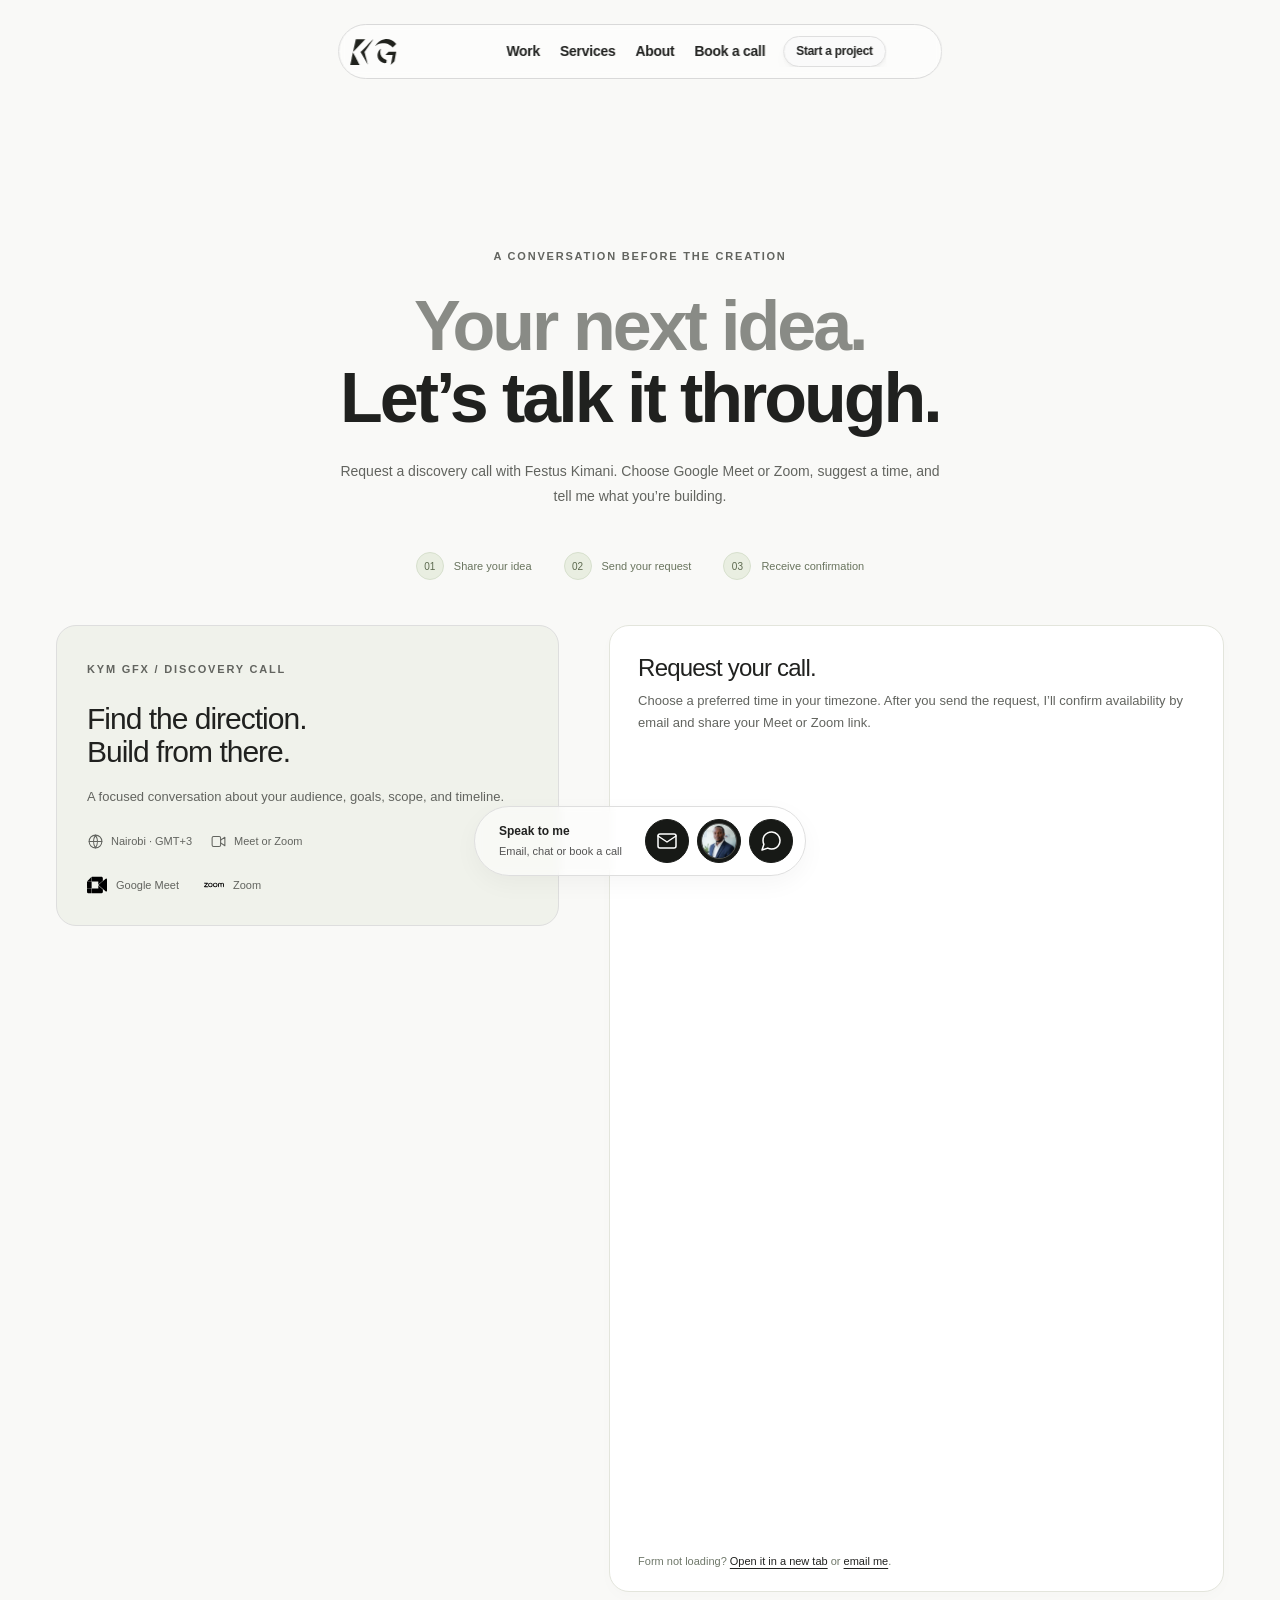
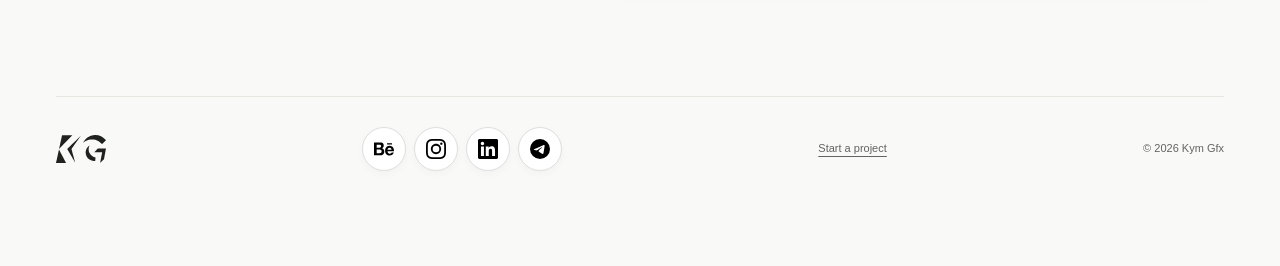
<file: book.html>
<!doctype html>
<html lang="en">
<head>
  <meta charset="utf-8">
  <meta http-equiv="Content-Security-Policy" content="default-src 'none'; script-src 'self' 'sha256-Hd0TGyuTh0S0/BEMsagdSvyjBwoUnEEcxlAIyJp8Snk='; style-src 'self'; img-src 'self' data:; media-src 'self' data:; font-src 'self' data:; script-src-attr 'none'; style-src-attr 'none'; connect-src 'self'; object-src 'none'; base-uri 'none'; form-action mailto:; frame-src https://tally.so; worker-src 'none'; manifest-src 'none'">
  <meta name="referrer" content="no-referrer">
  <meta name="viewport" content="width=device-width, initial-scale=1">
  <meta name="theme-color" content="#f9f9f7">
  <title>Book a Discovery Call | Kym Gfx</title>
  <meta name="description" content="Request a Google Meet or Zoom discovery call with Festus Kimani of Kym Gfx. Share your project, preferred time and timezone. Availability is confirmed by email.">
  <meta property="og:title" content="Book a Discovery Call | Kym Gfx">
  <meta property="og:description" content="Request a Google Meet or Zoom discovery call with Festus Kimani of Kym Gfx. Share your project, preferred time and timezone. Availability is confirmed by email.">
  <meta property="og:type" content="website">
  <meta property="og:image" content="https://kymgfx.kymfestus.workers.dev/assets/share.png"><meta property="og:image:width" content="1200"><meta property="og:image:height" content="630"><meta name="twitter:image" content="https://kymgfx.kymfestus.workers.dev/assets/share.png">
  <meta property="og:image:alt" content="Kym Gfx. Design that moves people. Brand, campaign and motion design.">
  <meta name="twitter:card" content="summary_large_image">
  <meta name="robots" content="index,follow,max-image-preview:large">
  <meta property="og:locale" content="en_KE">
  <meta name="twitter:title" content="Book a Discovery Call | Kym Gfx">
  <meta name="twitter:description" content="Request a Google Meet or Zoom discovery call with Festus Kimani of Kym Gfx. Share your project, preferred time and timezone. Availability is confirmed by email.">
  <link rel="icon" type="image/svg+xml" href="assets/logo-icon.svg"><link rel="apple-touch-icon" href="assets/apple-touch-icon.png">
  <link rel="stylesheet" href="styles.css?v=fc7800cfd695" integrity="sha384-MU1b10XbP2wdL4FistRc0171wJypvjsB1/g9SNzsyU8zwen+0Z/NRrmMgHnjgvjh" crossorigin="anonymous">
  <script src="chat.js?v=313c515f7766" defer integrity="sha384-PZUBNkfbdGtiplIeQYNY1joK+G7hZslXWAL11QoX5RYQc005h1kjHYpNXIr99Q0k" crossorigin="anonymous"></script><script src="hover.js?v=c3cbb4b93c76" defer integrity="sha384-ufMckHckDWXzwCs1KvYORSiTdPDeFX4swzKwYxOAb/R9WRlNBXDSlMI3Yl8d1LuT" crossorigin="anonymous"></script>
  <script src="app.js?v=920d5eaca289" defer integrity="sha384-redIyue99s9NzLE7rQFaY3deVi5fc3/zErwLRt6RJIErRmfgzinxDfFiC1UelqTq" crossorigin="anonymous"></script>
  <script src="tally.js?v=f8779480156c" defer integrity="sha384-kf3AlvRZwCBo7eny/jpEdKlFrDhq/1zmK7CzTpE+B8lzu16/dyUpaUtx4TN1pVBo" crossorigin="anonymous"></script>
  <script src="navigation.js?v=53503e80712e" defer integrity="sha384-nsBRfqvpe+beJG/txZ5ffJn5aQpI2zp7zltmXjnQ1PvmRcHIz+6aFYz5Q4TOXQNo" crossorigin="anonymous"></script>
  <script src="motion.js?v=6ecac0a6fd6d" defer integrity="sha384-A1M7jGwJOYKzTCvv4FRpBjJr8O+yAU49xVVN6Kf6X/JlsGHFS3brLfjCFFewnfAB" crossorigin="anonymous"></script>
<script type="application/ld+json">{"@context":"https://schema.org","@type":"WebPage","name":"Book a Discovery Call | Kym Gfx","description":"Request a Google Meet or Zoom discovery call with Festus Kimani of Kym Gfx. Share your project, preferred time and timezone. Availability is confirmed by email.","inLanguage":"en","isPartOf":{"@type":"WebSite","name":"Kym Gfx","url":"https://kymgfx.kymfestus.workers.dev/"},"url":"https://kymgfx.kymfestus.workers.dev/book.html"}</script>












<link rel="canonical" href="https://kymgfx.kymfestus.workers.dev/book.html"><meta property="og:url" content="https://kymgfx.kymfestus.workers.dev/book.html">
</head>
<body class="subpage"><svg class="icon-sprite" xmlns="http://www.w3.org/2000/svg" aria-hidden="true"><defs><symbol id="i-mail" viewBox="0 0 24 24"><rect x="3" y="5" width="18" height="14" rx="2"/><path d="m3 7 9 6 9-6"/></symbol><symbol id="i-calendar" viewBox="0 0 24 24"><rect x="3" y="5" width="18" height="16" rx="2"/><path d="M16 3v4M8 3v4M3 11h18"/></symbol><symbol id="i-play" viewBox="0 0 24 24"><path d="m9 5 11 7-11 7V5Z"/></symbol><symbol id="i-eye" viewBox="0 0 24 24"><path d="M2 12s3.5-7 10-7 10 7 10 7-3.5 7-10 7-10-7-10-7Z"/><circle cx="12" cy="12" r="3"/></symbol><symbol id="i-message" viewBox="0 0 24 24"><path d="M21 11.5a8.4 8.4 0 0 1-.9 3.8 8.5 8.5 0 0 1-7.6 4.7 8.4 8.4 0 0 1-3.8-.9L3 21l1.9-5.7a8.4 8.4 0 0 1-.9-3.8 8.5 8.5 0 0 1 4.7-7.6 8.4 8.4 0 0 1 3.8-.9h.5a8.5 8.5 0 0 1 8 8v.5Z"/></symbol><symbol id="i-copy" viewBox="0 0 24 24"><rect x="9" y="9" width="13" height="13" rx="2"/><path d="M5 15H4a2 2 0 0 1-2-2V4a2 2 0 0 1 2-2h9a2 2 0 0 1 2 2v1"/></symbol><symbol id="i-close" viewBox="0 0 24 24"><path d="m6 6 12 12M6 18 18 6"/></symbol><symbol id="i-plus" viewBox="0 0 24 24"><path d="M12 5v14M5 12h14"/></symbol><symbol id="i-check" viewBox="0 0 24 24"><path d="m5 12 4 4L19 6"/></symbol><symbol id="i-clock" viewBox="0 0 24 24"><circle cx="12" cy="12" r="9"/><path d="M12 7v5l3 2"/></symbol><symbol id="i-globe" viewBox="0 0 24 24"><circle cx="12" cy="12" r="9"/><path d="M3 12h18M12 3a17 17 0 0 1 0 18 17 17 0 0 1 0-18Z"/></symbol><symbol id="i-video" viewBox="0 0 24 24"><rect x="3" y="5" width="12" height="14" rx="2"/><path d="m15 10 6-4v12l-6-4"/></symbol><symbol id="i-quote" viewBox="0 0 24 24"><path d="M3 11h6v9H3v-9c0-4 2-7 6-8M15 11h6v9h-6v-9c0-4 2-7 6-8"/></symbol><symbol id="i-file" viewBox="0 0 24 24"><path d="M14 2H6a2 2 0 0 0-2 2v16a2 2 0 0 0 2 2h12a2 2 0 0 0 2-2V8l-6-6ZM14 2v6h6M8 13h8M8 17h6"/></symbol><symbol id="i-folder" viewBox="0 0 24 24"><path d="M3 7a2 2 0 0 1 2-2h5l2 2h7a2 2 0 0 1 2 2v10a2 2 0 0 1-2 2H5a2 2 0 0 1-2-2V7Z"/></symbol></defs></svg><a class="skip-link" href="#main">Skip to content</a>  <header class="site-header">
    <div class="header-inner">
      <a class="header-profile" href="index.html#home" aria-label="Kym Gfx home"><img class="header-logo" src="assets/logo.svg" alt="" width="40" height="23"></a>
      <nav id="header-nav" class="header-nav" aria-label="Main navigation"><a href="index.html#work">Work</a><a href="index.html#services">Services</a><a href="index.html#about">About</a><a href="book.html">Book a call</a><a class="header-contact" href="start.html">Start a project</a></nav>
      <button class="menu-toggle" type="button" aria-expanded="false" aria-controls="header-nav" aria-label="Open navigation" hidden><span class="menu-dots" aria-hidden="true"><i></i><i></i><i></i></span></button>
    </div>
  </header>
<main id="main"><section id="book" class="section wrap request-page"><div class="page-heading"><span class="eyebrow">A CONVERSATION BEFORE THE CREATION</span><h1><span class="muted">Your next idea.</span><br>Let’s talk it through.</h1><p>Request a discovery call with Festus Kimani. Choose Google Meet or Zoom, suggest a time, and tell me what you’re building.</p></div><ol class="booking-steps" aria-label="How your call request works"><li><span>01</span> Share your idea</li><li><span>02</span> Send your request</li><li><span>03</span> Receive confirmation</li></ol><div class="request-layout"><div class="call-preview"><div class="call-preview-copy"><span class="eyebrow">KYM GFX / DISCOVERY CALL</span><h2>Find the direction.<br>Build from there.</h2><p>A focused conversation about your audience, goals, scope, and timeline.</p><div class="call-facts"><span><svg class="icon " viewBox="0 0 24 24" fill="none" stroke="currentColor" stroke-width="1.5" stroke-linecap="round" stroke-linejoin="round" aria-hidden="true"><use href="#i-globe"/></svg> Nairobi · GMT+3</span><span><svg class="icon " viewBox="0 0 24 24" fill="none" stroke="currentColor" stroke-width="1.5" stroke-linecap="round" stroke-linejoin="round" aria-hidden="true"><use href="#i-video"/></svg> Meet or Zoom</span></div><div class="meeting-brands"><img class="brand-icon" src="assets/icons/googlemeet.svg" width="24" height="24" alt="" aria-hidden="true"><span>Google Meet</span><img class="brand-icon" src="assets/icons/zoom.svg" width="24" height="24" alt="" aria-hidden="true"><span>Zoom</span></div></div></div><div class="request-form tally-card"><h2>Request your call.</h2><p class="request-intro">Choose a preferred time in your timezone. After you send the request, I’ll confirm availability by email and share your Meet or Zoom link.</p><iframe class="tally-frame" data-tally-id="jadl69" src="https://tally.so/embed/jadl69?alignLeft=1&amp;hideTitle=1&amp;transparentBackground=1&amp;source=book" title="Discovery call request form" loading="lazy" width="100%" height="660"></iframe><p class="form-note">Form not loading? <a href="https://tally.so/r/jadl69" target="_blank" rel="noopener noreferrer">Open it in a new tab</a> or <a href="mailto:kymfestus@gmail.com">email me</a>.</p></div></div></section></main><footer class="subpage-footer wrap"><a class="footer-logo" href="index.html" aria-label="Kym Gfx home"><img src="assets/logo.svg" alt="" width="52" height="30"></a><div class="social-icons footer-socials" aria-label="Kym Gfx social profiles"><a class="social-icon hover-target" href="https://www.behance.net/kymgfx0" target="_blank" rel="noopener noreferrer" aria-label="Kym Gfx on Behance"><img class="brand-icon" src="assets/icons/behance.svg" width="24" height="24" alt="" aria-hidden="true"><span class="hover-label" aria-hidden="true">Behance</span></a><a class="social-icon hover-target" href="https://www.instagram.com/kymgfx/" target="_blank" rel="noopener noreferrer" aria-label="Kym Gfx on Instagram"><img class="brand-icon" src="assets/icons/instagram.svg" width="24" height="24" alt="" aria-hidden="true"><span class="hover-label" aria-hidden="true">Instagram</span></a><a class="social-icon hover-target" href="https://linkedin.com/in/festuskimani-design" target="_blank" rel="noopener noreferrer" aria-label="Kym Gfx on LinkedIn"><img class="brand-icon" src="assets/icons/linkedin.svg" width="24" height="24" alt="" aria-hidden="true"><span class="hover-label" aria-hidden="true">LinkedIn</span></a><a class="social-icon hover-target" href="https://t.me/KymGfx" target="_blank" rel="noopener noreferrer" aria-label="Kym Gfx on Telegram"><img class="brand-icon" src="assets/icons/telegram.svg" width="24" height="24" alt="" aria-hidden="true"><span class="hover-label" aria-hidden="true">Telegram</span></a></div><span class="footer-links"><a href="start.html">Start a project</a></span><span>© <span data-year>2026</span> Kym Gfx</span></footer><aside class="contact-dock" aria-label="Quick contact"><div class="dock-copy"><strong>Speak to me</strong><span>Email, chat or book a call</span></div><a class="dock-action hover-target" href="mailto:kymfestus@gmail.com" aria-label="Email Kym Gfx"><span class="dock-inline-label" aria-hidden="true">Email</span><svg class="icon " viewBox="0 0 24 24" fill="none" stroke="currentColor" stroke-width="1.5" stroke-linecap="round" stroke-linejoin="round" aria-hidden="true"><use href="#i-mail"/></svg><span class="hover-label" aria-hidden="true">Email me</span></a><a class="dock-action hover-target booking-button" href="book.html" aria-label="Request a discovery call"><span class="dock-inline-label" aria-hidden="true">Book a call</span><img class="button-portrait" src="assets/festus-kimani-sm.webp" width="36" height="36" alt=""><span class="hover-label" aria-hidden="true">Book a discovery call</span></a></aside></body></html>
</file>
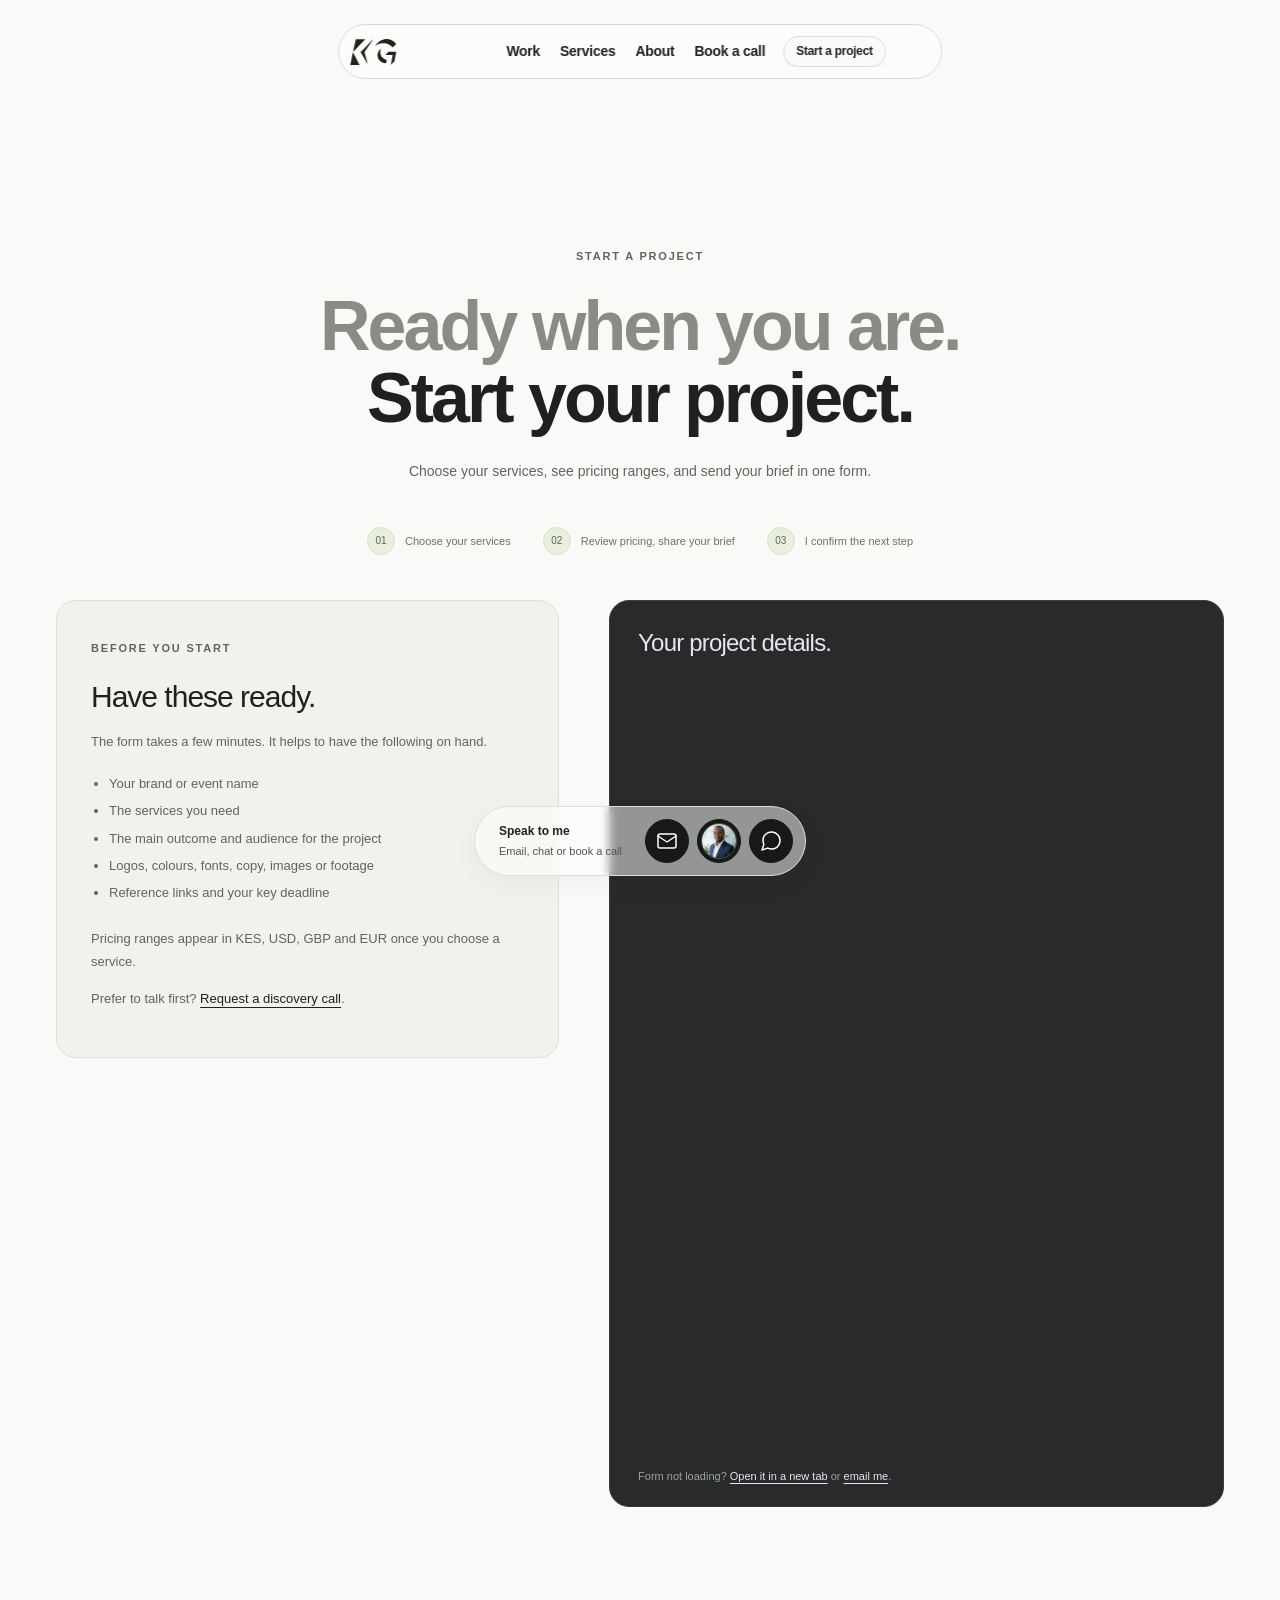
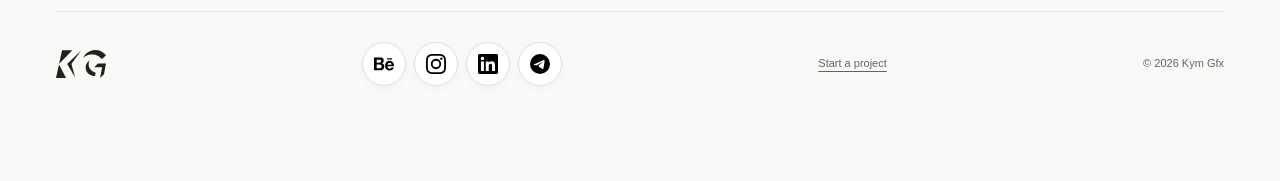
<file: start.html>
<!doctype html>
<html lang="en">
<head>
  <meta charset="utf-8">
  <meta http-equiv="Content-Security-Policy" content="default-src 'none'; script-src 'self' 'sha256-gmTvXLShGwZSnYy3Y1ojSeQ4xooNuLNrJxwgAGJU1Gs='; style-src 'self'; img-src 'self' data:; media-src 'self' data:; font-src 'self' data:; script-src-attr 'none'; style-src-attr 'none'; connect-src 'self'; object-src 'none'; base-uri 'none'; form-action mailto:; frame-src https://tally.so; worker-src 'none'; manifest-src 'none'">
  <meta name="referrer" content="no-referrer">
  <meta name="viewport" content="width=device-width, initial-scale=1">
  <meta name="theme-color" content="#f9f9f7">
  <title>Start a Project | Kym Gfx</title>
  <meta name="description" content="Start a project with Kym Gfx. Choose your services, see pricing ranges, and send your brief in one form.">
  <meta property="og:title" content="Start a Project | Kym Gfx">
  <meta property="og:description" content="Start a project with Kym Gfx. Choose your services, see pricing ranges, and send your brief in one form.">
  <meta property="og:type" content="website">
  <meta property="og:image" content="https://kymgfx.kymfestus.workers.dev/assets/share.png"><meta property="og:image:width" content="1200"><meta property="og:image:height" content="630"><meta name="twitter:image" content="https://kymgfx.kymfestus.workers.dev/assets/share.png">
  <meta property="og:image:alt" content="Kym Gfx. Design that moves people. Brand, campaign and motion design.">
  <meta name="twitter:card" content="summary_large_image">
  <meta name="robots" content="index,follow,max-image-preview:large">
  <meta property="og:locale" content="en_KE">
  <meta name="twitter:title" content="Start a Project | Kym Gfx">
  <meta name="twitter:description" content="Start a project with Kym Gfx. Choose your services, see pricing ranges, and send your brief in one form.">
  <link rel="icon" type="image/svg+xml" href="assets/logo-icon.svg"><link rel="apple-touch-icon" href="assets/apple-touch-icon.png">
  <link rel="stylesheet" href="styles.css?v=fc7800cfd695" integrity="sha384-MU1b10XbP2wdL4FistRc0171wJypvjsB1/g9SNzsyU8zwen+0Z/NRrmMgHnjgvjh" crossorigin="anonymous">
  <script src="chat.js?v=313c515f7766" defer integrity="sha384-PZUBNkfbdGtiplIeQYNY1joK+G7hZslXWAL11QoX5RYQc005h1kjHYpNXIr99Q0k" crossorigin="anonymous"></script><script src="hover.js?v=c3cbb4b93c76" defer integrity="sha384-ufMckHckDWXzwCs1KvYORSiTdPDeFX4swzKwYxOAb/R9WRlNBXDSlMI3Yl8d1LuT" crossorigin="anonymous"></script>
  <script src="app.js?v=920d5eaca289" defer integrity="sha384-redIyue99s9NzLE7rQFaY3deVi5fc3/zErwLRt6RJIErRmfgzinxDfFiC1UelqTq" crossorigin="anonymous"></script>
  <script src="tally.js?v=f8779480156c" defer integrity="sha384-kf3AlvRZwCBo7eny/jpEdKlFrDhq/1zmK7CzTpE+B8lzu16/dyUpaUtx4TN1pVBo" crossorigin="anonymous"></script>
  <script src="navigation.js?v=53503e80712e" defer integrity="sha384-nsBRfqvpe+beJG/txZ5ffJn5aQpI2zp7zltmXjnQ1PvmRcHIz+6aFYz5Q4TOXQNo" crossorigin="anonymous"></script>
  <script src="motion.js?v=6ecac0a6fd6d" defer integrity="sha384-A1M7jGwJOYKzTCvv4FRpBjJr8O+yAU49xVVN6Kf6X/JlsGHFS3brLfjCFFewnfAB" crossorigin="anonymous"></script>
<script type="application/ld+json">{"@context":"https://schema.org","@type":"WebPage","name":"Start a Project | Kym Gfx","description":"Start a project with Kym Gfx. Choose your services, see pricing ranges, and send your brief in one form.","inLanguage":"en","isPartOf":{"@type":"WebSite","name":"Kym Gfx","url":"https://kymgfx.kymfestus.workers.dev/"},"url":"https://kymgfx.kymfestus.workers.dev/start.html"}</script>












<link rel="canonical" href="https://kymgfx.kymfestus.workers.dev/start.html"><meta property="og:url" content="https://kymgfx.kymfestus.workers.dev/start.html">
</head>
<body class="subpage"><svg class="icon-sprite" xmlns="http://www.w3.org/2000/svg" aria-hidden="true"><defs><symbol id="i-mail" viewBox="0 0 24 24"><rect x="3" y="5" width="18" height="14" rx="2"/><path d="m3 7 9 6 9-6"/></symbol><symbol id="i-calendar" viewBox="0 0 24 24"><rect x="3" y="5" width="18" height="16" rx="2"/><path d="M16 3v4M8 3v4M3 11h18"/></symbol><symbol id="i-play" viewBox="0 0 24 24"><path d="m9 5 11 7-11 7V5Z"/></symbol><symbol id="i-eye" viewBox="0 0 24 24"><path d="M2 12s3.5-7 10-7 10 7 10 7-3.5 7-10 7-10-7-10-7Z"/><circle cx="12" cy="12" r="3"/></symbol><symbol id="i-message" viewBox="0 0 24 24"><path d="M21 11.5a8.4 8.4 0 0 1-.9 3.8 8.5 8.5 0 0 1-7.6 4.7 8.4 8.4 0 0 1-3.8-.9L3 21l1.9-5.7a8.4 8.4 0 0 1-.9-3.8 8.5 8.5 0 0 1 4.7-7.6 8.4 8.4 0 0 1 3.8-.9h.5a8.5 8.5 0 0 1 8 8v.5Z"/></symbol><symbol id="i-copy" viewBox="0 0 24 24"><rect x="9" y="9" width="13" height="13" rx="2"/><path d="M5 15H4a2 2 0 0 1-2-2V4a2 2 0 0 1 2-2h9a2 2 0 0 1 2 2v1"/></symbol><symbol id="i-close" viewBox="0 0 24 24"><path d="m6 6 12 12M6 18 18 6"/></symbol><symbol id="i-plus" viewBox="0 0 24 24"><path d="M12 5v14M5 12h14"/></symbol><symbol id="i-check" viewBox="0 0 24 24"><path d="m5 12 4 4L19 6"/></symbol><symbol id="i-clock" viewBox="0 0 24 24"><circle cx="12" cy="12" r="9"/><path d="M12 7v5l3 2"/></symbol><symbol id="i-globe" viewBox="0 0 24 24"><circle cx="12" cy="12" r="9"/><path d="M3 12h18M12 3a17 17 0 0 1 0 18 17 17 0 0 1 0-18Z"/></symbol><symbol id="i-video" viewBox="0 0 24 24"><rect x="3" y="5" width="12" height="14" rx="2"/><path d="m15 10 6-4v12l-6-4"/></symbol><symbol id="i-quote" viewBox="0 0 24 24"><path d="M3 11h6v9H3v-9c0-4 2-7 6-8M15 11h6v9h-6v-9c0-4 2-7 6-8"/></symbol><symbol id="i-file" viewBox="0 0 24 24"><path d="M14 2H6a2 2 0 0 0-2 2v16a2 2 0 0 0 2 2h12a2 2 0 0 0 2-2V8l-6-6ZM14 2v6h6M8 13h8M8 17h6"/></symbol><symbol id="i-folder" viewBox="0 0 24 24"><path d="M3 7a2 2 0 0 1 2-2h5l2 2h7a2 2 0 0 1 2 2v10a2 2 0 0 1-2 2H5a2 2 0 0 1-2-2V7Z"/></symbol></defs></svg><a class="skip-link" href="#main">Skip to content</a>  <header class="site-header">
    <div class="header-inner">
      <a class="header-profile" href="index.html#home" aria-label="Kym Gfx home"><img class="header-logo" src="assets/logo.svg" alt="" width="40" height="23"></a>
      <nav id="header-nav" class="header-nav" aria-label="Main navigation"><a href="index.html#work">Work</a><a href="index.html#services">Services</a><a href="index.html#about">About</a><a href="book.html">Book a call</a><a class="header-contact" href="start.html">Start a project</a></nav>
      <button class="menu-toggle" type="button" aria-expanded="false" aria-controls="header-nav" aria-label="Open navigation" hidden><span class="menu-dots" aria-hidden="true"><i></i><i></i><i></i></span></button>
    </div>
  </header>
<main id="main"><section id="start" class="section wrap request-page"><div class="page-heading"><span class="eyebrow">START A PROJECT</span><h1><span class="muted">Ready when you are.</span><br>Start your project.</h1><p>Choose your services, see pricing ranges, and send your brief in one form.</p></div><ol class="booking-steps" aria-label="How starting a project works"><li><span>01</span> Choose your services</li><li><span>02</span> Review pricing, share your brief</li><li><span>03</span> I confirm the next step</li></ol><div class="request-layout"><aside class="call-preview onboarding-notes"><div class="call-preview-copy"><span class="eyebrow">BEFORE YOU START</span><h2>Have these ready.</h2><p>The form takes a few minutes. It helps to have the following on hand.</p><ul class="onboarding-list"><li>Your brand or event name</li><li>The services you need</li><li>The main outcome and audience for the project</li><li>Logos, colours, fonts, copy, images or footage</li><li>Reference links and your key deadline</li></ul><p>Pricing ranges appear in KES, USD, GBP and EUR once you choose a service.</p><p>Prefer to talk first? <a href="book.html">Request a discovery call</a>.</p></div></aside><div class="request-form tally-card tally-dark"><h2>Your project details.</h2><iframe class="tally-frame" data-tally-id="kd8j16" src="https://tally.so/embed/kd8j16?alignLeft=1&amp;hideTitle=1&amp;transparentBackground=1&amp;source=start" title="Start a project form" loading="lazy" width="100%" height="660"></iframe><p class="form-note">Form not loading? <a href="https://tally.so/r/kd8j16" target="_blank" rel="noopener noreferrer">Open it in a new tab</a> or <a href="mailto:kymfestus@gmail.com">email me</a>.</p></div></div></section></main><footer class="subpage-footer wrap"><a class="footer-logo" href="index.html" aria-label="Kym Gfx home"><img src="assets/logo.svg" alt="" width="52" height="30"></a><div class="social-icons footer-socials" aria-label="Kym Gfx social profiles"><a class="social-icon hover-target" href="https://www.behance.net/kymgfx0" target="_blank" rel="noopener noreferrer" aria-label="Kym Gfx on Behance"><img class="brand-icon" src="assets/icons/behance.svg" width="24" height="24" alt="" aria-hidden="true"><span class="hover-label" aria-hidden="true">Behance</span></a><a class="social-icon hover-target" href="https://www.instagram.com/kymgfx/" target="_blank" rel="noopener noreferrer" aria-label="Kym Gfx on Instagram"><img class="brand-icon" src="assets/icons/instagram.svg" width="24" height="24" alt="" aria-hidden="true"><span class="hover-label" aria-hidden="true">Instagram</span></a><a class="social-icon hover-target" href="https://linkedin.com/in/festuskimani-design" target="_blank" rel="noopener noreferrer" aria-label="Kym Gfx on LinkedIn"><img class="brand-icon" src="assets/icons/linkedin.svg" width="24" height="24" alt="" aria-hidden="true"><span class="hover-label" aria-hidden="true">LinkedIn</span></a><a class="social-icon hover-target" href="https://t.me/KymGfx" target="_blank" rel="noopener noreferrer" aria-label="Kym Gfx on Telegram"><img class="brand-icon" src="assets/icons/telegram.svg" width="24" height="24" alt="" aria-hidden="true"><span class="hover-label" aria-hidden="true">Telegram</span></a></div><span class="footer-links"><a href="start.html">Start a project</a></span><span>© <span data-year>2026</span> Kym Gfx</span></footer><aside class="contact-dock" aria-label="Quick contact"><div class="dock-copy"><strong>Speak to me</strong><span>Email, chat or book a call</span></div><a class="dock-action hover-target" href="mailto:kymfestus@gmail.com" aria-label="Email Kym Gfx"><span class="dock-inline-label" aria-hidden="true">Email</span><svg class="icon " viewBox="0 0 24 24" fill="none" stroke="currentColor" stroke-width="1.5" stroke-linecap="round" stroke-linejoin="round" aria-hidden="true"><use href="#i-mail"/></svg><span class="hover-label" aria-hidden="true">Email me</span></a><a class="dock-action hover-target booking-button" href="book.html" aria-label="Request a discovery call"><span class="dock-inline-label" aria-hidden="true">Book a call</span><img class="button-portrait" src="assets/festus-kimani-sm.webp" width="36" height="36" alt=""><span class="hover-label" aria-hidden="true">Book a discovery call</span></a></aside></body></html>
</file>
<file: styles.css>
@charset "UTF-8";
:root{--bg:#f9f9f7;--ink:#20211f;--muted:#898b86;--body:#62645f;--line:#e6e7e1;--green:#4e7954;--radius:14px}
*{box-sizing:border-box}html{scroll-behavior:smooth;scroll-padding-top:98px}body{margin:0;background:var(--bg);color:var(--ink);font-family:Arial,Helvetica,sans-serif;-webkit-font-smoothing:antialiased;font-size:15px;line-height:1.55}button,input,textarea,select{font:inherit}a{color:inherit;text-decoration:none}button,a,input,select,textarea,summary{-webkit-tap-highlight-color:transparent}button{cursor:pointer}img{display:block;max-width:100%;height:auto}button:focus-visible,a:focus-visible,summary:focus-visible{outline:3px solid #6d92bb;outline-offset:5px}input:focus,textarea:focus,select:focus{outline:2px solid #9ac5b0;outline-offset:4px}::selection{background:#dbe8d2}.wrap{max-width:1240px;width:calc(100% - 112px);margin:0 auto}.muted{color:var(--muted)}.eyebrow{font-size:10px;font-weight:600;letter-spacing:1.8px;line-height:1.5;color:var(--body)}.text-link{display:inline-flex;align-items:center;gap:14px;font-size:14px;font-weight:600}.text-link:hover{color:var(--green)}.text-link.small{font-size:12px}.button{display:inline-flex;align-items:center;gap:23px;min-height:52px;padding:8px 9px 8px 23px;border-radius:50px;font-size:13px;font-weight:600;border:1px solid transparent;transition:transform .2s,box-shadow .2s,background .2s}.button:hover{transform:translateY(-2px)}.button-dark{color:#fff;background:#252623;box-shadow:inset 0 1px 1px #60615b,0 4px 10px #00000012}.button-dark:hover{background:#34372f;box-shadow:0 6px 15px #0002}.button-icon{display:inline-grid;place-items:center;width:34px;height:34px;border-radius:50%;background:#ffffff19;font-size:20px;font-weight:400}.button-light{color:var(--ink);background:#fafaf7}.button-light .button-icon{background:#e9eae4}.status-dot{display:inline-block;width:6px;height:6px;border-radius:50%;background:#6a9a62;flex-shrink:0}.sr-only{position:absolute;width:1px;height:1px;overflow:hidden;clip:rect(0,0,0,0);white-space:nowrap}.skip-link{position:absolute;left:20px;top:-100px;padding:12px;background:var(--ink);color:white;z-index:100}.skip-link:focus{top:20px}
.wordmark{display:flex;align-items:center;font-size:23px;letter-spacing:-1.15px;font-weight:700;line-height:1}.brand-symbol{width:25px;height:25px;margin-right:12px}.wordmark-dot{color:#87947c}[hidden]{display:none!important}
.hero{display:grid;grid-template-columns:1.05fr 1fr;gap:24px;align-items:center;min-height:670px;padding-top:45px;padding-bottom:54px}.availability{display:flex;gap:9px;align-items:center;color:#617458;font-size:11px;margin-bottom:30px}.hero h1{font-size:clamp(58px,6.25vw,88px);line-height:.99;letter-spacing:-5.6px;font-weight:500;margin:0 0 27px}.title-dot{color:var(--ink)}.hero-description{font-size:19px;line-height:1.45;letter-spacing:-.35px;margin:0 0 16px}.hero-intro{color:var(--body);font-size:13px;line-height:1.65;margin:0}.hero-actions{display:flex;align-items:center;gap:27px;margin-top:31px}.hero-art{height:500px;position:relative;min-width:0;isolation:isolate}.art-note{position:absolute;right:21px;top:12px;color:#95988e;font-size:8px;letter-spacing:2px}.art-note-bottom{right:31px;top:auto;bottom:0}.art-card{position:absolute;border-radius:13px;overflow:hidden;box-shadow:0 19px 32px #272b2426,0 2px 5px #272b2415;border:6px solid #fff;transition:transform .4s}.art-card-back{left:34px;top:50px;width:206px;height:266px;transform:rotate(-12deg)}.art-card-back img,.art-card-front img{height:100%;width:100%;object-fit:cover}.art-card-middle{left:64px;top:139px;width:344px;height:224px;transform:rotate(-5deg);z-index:2;background:#1e211e}.art-card-middle img{width:100%;height:100%;object-fit:cover}.art-card-label{position:absolute;left:13px;right:13px;bottom:10px;display:flex;justify-content:space-between;color:#fff;font-size:10px;font-weight:600;letter-spacing:1px}.art-card-label span{font-weight:400;font-size:7px;align-self:center}.art-card-front{right:1px;top:74px;width:200px;height:268px;transform:rotate(10deg);z-index:3}.hero-art:hover .art-card-back{transform:rotate(-15deg) translate(-4px,-7px)}.hero-art:hover .art-card-front{transform:rotate(13deg) translate(4px,-6px)}.motion-chip{position:absolute;left:70px;bottom:51px;z-index:4;display:flex;align-items:center;gap:12px;padding:12px 15px 12px 10px;border:1px solid #e1e3d9;border-radius:50px;background:#fff;box-shadow:0 6px 20px #1111110a;font-size:12px;font-weight:600;transform:rotate(-3deg)}.motion-chip:hover{border-color:#909d8a}.motion-chip small{display:block;font-size:9px;font-weight:400;color:var(--body);margin-top:1px}.motion-chip>span:last-child{font-size:17px;margin-left:12px}.play-circle{display:grid;place-items:center;background:#242623;color:white;border-radius:50%;width:34px;height:34px;font-size:10px;padding-left:2px}.intro-strip{border-block:1px solid var(--line)}.strip-inner{min-height:99px;display:flex;align-items:center;justify-content:space-between;gap:20px;font-size:12px;color:var(--body)}.strip-inner>span:first-child{font-size:11px;line-height:1.45}.strip-inner strong{font-weight:500;color:var(--ink)}.strip-inner>span:not(:first-child){display:flex;gap:16px;align-items:center;color:#64685d;font-size:14px;font-weight:600;letter-spacing:-.25px}.strip-inner i{font-size:23px;font-style:normal;color:#8c9585}
.section{padding-top:103px;padding-bottom:104px;scroll-margin-top:0}.section-topline{display:flex;justify-content:space-between;gap:20px;align-items:center;margin-bottom:34px}h2{font-size:clamp(40px,4.15vw,59px);line-height:1.02;font-weight:500;letter-spacing:-2.7px;margin:0}h3{font-weight:500}.work-heading{display:flex;align-items:flex-end;justify-content:space-between;gap:30px;margin-bottom:43px}.work-heading>p{font-size:13px;line-height:1.65;color:var(--body);margin:0 0 5px}.filter-row{display:flex;justify-content:space-between;align-items:center;gap:20px;margin-bottom:27px}.filters{display:flex;gap:5px}.filter{border:1px solid transparent;padding:9px 17px;background:transparent;border-radius:40px;font-size:11px;color:var(--body);transition:background .2s}.filter span{font-size:8px;margin-left:8px}.filter.active{background:#242623;color:white}.filter:not(.active):hover{background:#edeee8}.project-count{font-size:10px;color:var(--muted)}.project-grid{display:grid;grid-template-columns:1fr 1fr;gap:38px 28px}.project-link{display:block}.project-image{aspect-ratio:1.46;background:#f0f0eb;position:relative;border-radius:var(--radius);overflow:hidden;border:1px solid #e6e7e1}.project-image>img{width:100%;height:100%;object-fit:cover;transition:transform .6s cubic-bezier(.2,.7,.3,1)}.project-link:hover .project-image>img{transform:scale(1.035)}.project-open{position:absolute;right:15px;top:15px;display:grid;place-items:center;width:34px;height:34px;border-radius:50%;background:#ffffffe8;color:var(--ink);font-size:21px;box-shadow:0 2px 6px #00000008;transition:transform .2s}.project-link:hover .project-open{transform:rotate(45deg)}.project-link:hover .play-open{transform:scale(1.08)}.play-open{font-size:11px;padding-left:2px}.project-type{position:absolute;bottom:15px;left:15px;background:#ffffffe8;color:#393c34;font-size:9px;border-radius:30px;padding:6px 12px;backdrop-filter:blur(6px)}.image-weekend{background:#dfe2f4;display:grid;place-items:center}.image-weekend>img{width:63%;height:90%;object-fit:contain;transform:rotate(5deg);box-shadow:0 6px 20px #20329523}.project-link:hover .image-weekend>img{transform:rotate(2deg) scale(1.03)}.image-gameday{background:#e7eee7;display:grid;place-items:center}.image-gameday>img{width:63%;height:90%;object-fit:contain;transform:rotate(-5deg);box-shadow:0 6px 20px #1739231c}.project-link:hover .image-gameday>img{transform:rotate(-2deg) scale(1.03)}.image-safari>img,.image-saas>img{object-fit:contain}.image-saas{background:#f8f8fa}.image-nova>img{object-fit:cover}.project-meta{display:flex;align-items:flex-start;justify-content:space-between;gap:10px;margin-top:17px}.project-meta h3{font-size:19px;line-height:1.2;letter-spacing:-.5px;margin:0 0 5px}.project-meta p{font-size:11px;color:var(--body);margin:0}.project-number{font-size:9px;color:#91948a;margin-top:5px}.work-footnote{margin:49px 0 0;text-align:center;font-size:11px;color:var(--body)}.work-footnote a{color:var(--ink);margin-left:5px;text-decoration:underline;text-underline-offset:4px}
.services-section{border-block:1px solid var(--line)}.services-layout{display:grid;grid-template-columns:1fr 1fr;gap:100px}.services-intro>.eyebrow{display:block;margin-bottom:29px}.services-intro>p{max-width:310px;font-size:13px;line-height:1.75;color:var(--body);margin:25px 0 25px}.toolkit{margin-top:44px}.toolkit>.eyebrow{font-size:8px;letter-spacing:1.4px}.toolkit>div{display:flex;align-items:center;gap:7px;margin-top:12px;flex-wrap:wrap}.toolkit>div>span{display:grid;place-items:center;width:34px;height:34px;border:1px solid var(--line);background:#fff;font-size:11px;letter-spacing:-.3px;border-radius:7px}.toolkit>div>.tool-word{width:auto;padding-inline:11px;font-size:10px}.service-list{padding-top:23px}.service-item{display:grid;grid-template-columns:38px 1fr 20px;gap:15px;padding:25px 0;border-top:1px solid var(--line)}.service-item:last-child{border-bottom:1px solid var(--line)}.service-icon{display:grid;place-items:center;width:33px;height:33px;border-radius:50%;background:#242623;color:#fff;font-size:16px;box-shadow:0 4px 7px #2222}.service-item h3{font-size:22px;line-height:1.2;letter-spacing:-.6px;margin:3px 0 12px}.service-item p{color:var(--body);font-size:12px;line-height:1.65;margin:0 0 16px;max-width:365px}.service-item div>span{font-size:8px;letter-spacing:1.2px;color:#96998d}.service-arrow{color:#8c9084;transition:transform .2s;font-size:17px}.service-item:hover .service-arrow{transform:translate(3px,-3px);color:var(--ink)}.about-section .section-topline{margin-bottom:48px}.about-layout{display:grid;grid-template-columns:.95fr 1.15fr;gap:87px;align-items:center}.about-art{min-height:490px;background:#e4e8dc;border-radius:var(--radius);padding:29px;position:relative;overflow:hidden}.about-art-top{font-size:8px;letter-spacing:1.6px;color:#5c6752}.about-symbol{height:116px;width:116px;margin-top:49px;color:#5d6d4b;transform:rotate(10deg)}.about-art>p{font-size:62px;letter-spacing:-3.5px;line-height:.95;color:#36412e;margin:37px 0 57px}.about-art>p>span{color:#9aa689}.about-art-bottom{position:absolute;bottom:29px;left:29px;right:29px;display:flex;align-items:center;justify-content:space-between;border-top:1px solid #c6cfba;padding-top:16px;font-size:9px;color:#4e5e3e}.about-art-bottom>span:last-child{font-size:8px}.about-copy h2{font-size:43px;letter-spacing:-2px;margin-bottom:24px}.about-copy>p{font-size:13px;line-height:1.8;color:var(--body);margin:0 0 19px}.about-copy>.about-lead{color:var(--ink);font-size:17px;line-height:1.55;max-width:390px;letter-spacing:-.3px}.about-signoff{display:flex;align-items:center;gap:12px;padding-top:5px;margin-top:25px}.about-signoff img{width:44px;height:44px;object-fit:cover;border-radius:50%;background:#ddd}.about-signoff strong{font-size:12px;font-weight:600;display:block}.about-signoff div>span{font-size:9px;color:var(--body);display:block}.signature{font-family:Georgia,serif;font-style:italic;font-size:33px;color:#7a836b;margin-left:auto;transform:rotate(-8deg)}.about-links{display:flex;gap:22px;margin-top:25px;font-size:10px;color:var(--body)}.about-links a:hover{color:var(--ink)}.process-section{border-block:1px solid var(--line);background:#f2f3ed}.process-grid{display:grid;grid-template-columns:repeat(3,1fr);gap:46px;margin-top:49px}.step-number{display:block;font-size:10px;color:#8d9581;margin-bottom:21px}.process-grid h3{font-size:21px;letter-spacing:-.5px;line-height:1.2;margin:0 0 14px}.process-grid p{font-size:12px;line-height:1.75;color:var(--body);max-width:300px;margin:0}.faq-section{display:grid;grid-template-columns:1fr 1.1fr;gap:100px}.faq-intro>.eyebrow{display:block;margin-bottom:27px}.faq-intro h2{font-size:49px}.faq-intro p{font-size:12px;color:var(--body);line-height:1.75;margin:24px 0}.faq-list{padding-top:12px}.faq-list details{border-bottom:1px solid var(--line)}.faq-list details:first-child{border-top:1px solid var(--line)}.faq-list summary{display:flex;justify-content:space-between;gap:15px;align-items:center;cursor:pointer;font-size:13px;font-weight:500;padding:23px 0;list-style:none}.faq-list summary::-webkit-details-marker{display:none}.faq-list summary span{font-size:17px;font-weight:400;color:#8b9280;transition:transform .2s}.faq-list details[open] summary span{transform:rotate(45deg)}.faq-list details>p{margin:0 32px 23px 0;color:var(--body);font-size:12px;line-height:1.75}
.contact-section{background:#20221d;color:#f6f7f1;padding:61px 0 0;scroll-margin-top:87px}.contact-topline{display:flex;justify-content:space-between;align-items:center;gap:20px;margin-bottom:55px}.contact-topline .eyebrow{color:#8a9180;font-size:9px}.contact-topline>span:last-child{display:flex;gap:8px;align-items:center;font-size:8px;letter-spacing:1px;color:#a6af99}.contact-layout{display:grid;grid-template-columns:1.15fr 1fr;gap:85px;padding-bottom:77px}.contact-copy h2{font-size:66px;letter-spacing:-3.6px;line-height:1}.contact-copy h2>span{color:#8a9080}.contact-copy>p{font-size:13px;line-height:1.75;color:#b1b6a7;margin:24px 0 28px}.email-link{display:flex;align-items:center;gap:18px;font-size:22px;letter-spacing:-.7px}.email-link:hover{color:#c5d8aa}.email-link span{color:#9ca68b;font-size:21px}.copy-email{display:block;font-size:10px;color:#9ca68b;background:transparent;border:0;padding:0;margin-top:11px}.copy-email span{margin-left:10px}.copy-email:hover{color:#fff}.contact-socials{display:flex;gap:25px;font-size:10px;margin-top:42px;color:#ced2c6}#contact-form h3{font-size:19px;letter-spacing:-.4px;margin:5px 0 25px}#contact-form label{font-size:10px;display:block;color:#bcc2b1;margin-bottom:8px}#contact-form input,#contact-form textarea,#contact-form select{border:0;border-bottom:1px solid #4b5142;border-radius:0;width:100%;padding:5px 0 12px;background:transparent;color:#f4f6ee;font-size:11px;line-height:1.6;margin-bottom:23px}#contact-form textarea{resize:vertical;min-height:90px}#contact-form select{appearance:auto;min-height:36px}#contact-form select option{background:#20221d;color:#f4f6ee}#contact-form input::placeholder,#contact-form textarea::placeholder{color:#8b937e;opacity:1}.form-row{display:grid;grid-template-columns:1fr 1fr;gap:22px}.form-note{font-size:9px;color:#909984;margin:11px 0 0}.form-status{font-size:10px;color:#c5d8aa;margin:10px 0 0}.site-footer{border-top:1px solid #444a3c;min-height:96px;display:flex;align-items:center;justify-content:space-between;gap:20px;font-size:9px;color:#9ba58e}.site-footer .wordmark{font-size:22px;color:#f5f6ee}.site-footer>a:last-child{color:#c1c8b5;font-size:10px}
#project-dialog{position:fixed;width:min(1050px,calc(100% - 48px));max-height:calc(100dvh - 48px);padding:0;border:1px solid #dcded4;border-radius:18px;color:var(--ink);background:var(--bg);overscroll-behavior:contain;box-shadow:0 20px 80px #0003}#project-dialog::backdrop{background:#1720129c;backdrop-filter:blur(7px)}.dialog-shell{padding:36px}.dialog-top{display:flex;align-items:center;justify-content:space-between;padding-bottom:24px;border-bottom:1px solid var(--line)}.dialog-close{display:flex;align-items:center;gap:15px;background:transparent;border:0;color:var(--body);font-size:12px}.dialog-close span{font-size:25px}.dialog-heading{padding:36px 0 28px}.dialog-heading h2{margin:13px 0;font-size:46px;letter-spacing:-2px}.dialog-heading p{color:var(--body);font-size:13px;max-width:640px;line-height:1.7;margin:0}.dialog-media{display:grid;gap:18px}.dialog-media img{width:100%;height:auto;border-radius:9px;border:1px solid var(--line)}.dialog-media .poster-detail{width:min(520px,100%);margin:auto}.dialog-media video{width:100%;max-height:65dvh;background:#fff;border-radius:9px;display:block}.dialog-bottom{padding-top:30px;display:flex;align-items:center;justify-content:space-between;gap:25px}.dialog-bottom>span{font-size:10px;color:var(--body)}
@media(min-width:1450px){.hero h1{font-size:88px}.hero-art{margin-left:20px}.art-card-back{left:43px}.art-card-front{right:10px}.art-card-middle{left:83px}}
@media(max-width:1150px){.wrap{width:calc(100% - 72px)}.hero{min-height:620px;grid-template-columns:1.08fr 1fr;gap:5px}.hero h1{font-size:69px;letter-spacing:-4px}.hero-art{height:440px;transform:scale(.9);transform-origin:right center;width:440px;justify-self:end}.hero-description{font-size:17px}.hero-actions{gap:18px}.hero-actions .text-link{font-size:12px}.services-layout{gap:65px}.about-layout{gap:60px}.contact-layout{gap:55px}.contact-copy h2{font-size:58px}.email-link{font-size:20px}.faq-section{gap:55px}}
@media(max-width:950px){.hero{grid-template-columns:1fr 1fr;min-height:600px}.hero h1{font-size:58px;letter-spacing:-3.5px}.hero-art{transform:scale(.75);width:440px;margin-left:-50px}.hero-description{font-size:16px}.hero-intro{font-size:12px}.hero-actions{flex-wrap:wrap;gap:16px}.button{font-size:12px;gap:15px}.strip-inner>span:not(:first-child){font-size:12px;gap:8px}.strip-inner i{font-size:19px}h2{font-size:46px}.services-layout{gap:35px}.service-item{grid-template-columns:30px 1fr 15px;gap:12px}.service-icon{width:28px;height:28px}.service-item h3{font-size:19px}.service-item p{font-size:11px}.about-layout{gap:35px;grid-template-columns:1fr 1.1fr}.about-art{min-height:480px;padding:25px}.about-art>p{font-size:56px}.about-copy h2{font-size:36px}.about-copy>p{font-size:12px}.about-copy>.about-lead{font-size:15px}.faq-intro h2{font-size:43px}.faq-section{gap:40px}.contact-layout{gap:35px;grid-template-columns:1fr 1fr}.contact-copy h2{font-size:49px}.email-link{font-size:18px;gap:8px}.contact-socials{gap:18px}}
@media(max-width:767px){html{scroll-padding-top:78px}.wrap{width:calc(100% - 40px)}.wordmark{font-size:21px}.brand-symbol{width:22px;height:22px;margin-right:9px}.hero{display:flex;flex-direction:column;align-items:stretch;min-height:0;padding-top:46px;padding-bottom:29px;gap:0}.availability{margin-bottom:27px;font-size:10px}.hero h1{font-size:clamp(52px,10.6vw,80px);letter-spacing:-3.4px;line-height:1;margin-bottom:23px}.hero-description{font-size:17px;line-height:1.5}.hero-intro{font-size:12px}.hero-actions{margin-top:25px;gap:24px;flex-wrap:nowrap}.hero-art{height:440px;transform:scale(.85);transform-origin:center center;margin:8px auto -25px;width:440px;max-width:none;align-self:center}.art-card-front{right:5px}.art-note{right:20px;top:16px}.art-note-bottom{top:auto;bottom:3px}.intro-strip .strip-inner{min-height:112px;display:grid;grid-template-columns:1fr 1fr;gap:13px 20px;padding:20px 0}.strip-inner>span:first-child{font-size:10px}.strip-inner>span:not(:first-child){font-size:11px;gap:12px}.section{padding-top:68px;padding-bottom:68px}.section-topline{margin-bottom:28px}.eyebrow{font-size:8px;letter-spacing:1.5px}.section-topline .text-link{font-size:10px;gap:8px}h2{font-size:43px;letter-spacing:-2.2px}.work-heading{display:block;margin-bottom:29px}.work-heading>p{margin:20px 0 0;font-size:12px}.filter-row{margin-bottom:22px;gap:8px}.filters{gap:2px}.filter{font-size:10px;padding:8px 12px}.project-count{font-size:8px}.project-grid{gap:30px 16px}.project-image{border-radius:10px;aspect-ratio:1.2}.project-meta h3{font-size:16px;letter-spacing:-.5px}.project-meta p{font-size:10px;line-height:1.6}.project-open{width:28px;height:28px;font-size:18px;right:10px;top:10px}.play-open{font-size:9px}.project-type{bottom:10px;left:10px;padding:5px 8px;font-size:8px}.image-weekend>img,.image-gameday>img{width:85%;height:87%}.project-number{display:none}.project-meta{margin-top:13px}.work-footnote{margin-top:34px;font-size:10px;line-height:1.9;max-width:280px;margin-inline:auto}.work-footnote a{display:block}.services-layout{grid-template-columns:1fr;gap:35px}.services-intro>p{max-width:400px;font-size:12px;margin:21px 0}.services-intro h2 br:last-child{display:none}.toolkit{margin-top:29px}.service-list{padding-top:0}.service-item{grid-template-columns:33px 1fr 20px;gap:15px;padding:24px 0}.service-item h3{font-size:21px}.service-item p{font-size:12px;max-width:400px}.service-icon{width:32px;height:32px}.about-section .section-topline{margin-bottom:30px;align-items:flex-start}.about-section .section-topline>.eyebrow:last-child{max-width:110px;text-align:right;font-size:7px}.about-layout{grid-template-columns:1fr;gap:35px}.about-art{min-height:370px;padding:25px}.about-symbol{width:86px;height:86px;margin-top:30px}.about-art>p{font-size:59px;line-height:.95;margin:22px 0 49px}.about-art-bottom{left:25px;right:25px;bottom:24px}.about-copy h2{font-size:39px;margin-bottom:23px}.about-copy>p{font-size:12px}.about-copy>.about-lead{font-size:17px;max-width:360px}.about-signoff{margin-top:23px}.about-links{margin-top:23px}.process-section .section-topline>.eyebrow:last-child{display:none}.process-grid{grid-template-columns:1fr;gap:28px;margin-top:36px}.process-grid>div{display:grid;grid-template-columns:35px 1fr;column-gap:16px}.step-number{grid-row:1/3;margin-top:4px}.process-grid h3{font-size:21px;margin-bottom:10px}.process-grid p{max-width:420px}.faq-section{grid-template-columns:1fr;gap:30px}.faq-intro h2{font-size:43px}.faq-intro p{margin:20px 0}.faq-list{padding-top:0}.faq-list summary{font-size:12px;padding:21px 0}.contact-section{padding-top:43px;scroll-margin-top:73px}.contact-topline{align-items:flex-start;margin-bottom:33px}.contact-topline>span:last-child{max-width:105px;font-size:6px;letter-spacing:1px;line-height:1.8}.contact-topline .eyebrow{font-size:7px;max-width:170px}.contact-layout{grid-template-columns:1fr;gap:45px;padding-bottom:41px}.contact-copy h2{font-size:57px;letter-spacing:-3px}.contact-copy>p{margin:21px 0 24px;font-size:12px}.email-link{font-size:23px}.contact-socials{margin-top:27px;font-size:10px;gap:25px}#contact-form h3{font-size:18px;margin-top:0;margin-bottom:22px}.site-footer{min-height:120px;display:grid;grid-template-columns:1fr 1fr;gap:10px;padding:27px 0;font-size:8px}.site-footer>span{grid-row:2;grid-column:1/3}.site-footer>a:last-child{grid-column:2;grid-row:1;text-align:right;font-size:9px}#project-dialog{width:calc(100% - 20px);max-height:calc(100dvh - 20px);border-radius:12px}.dialog-shell{padding:20px}.dialog-heading{padding:27px 0 23px}.dialog-heading h2{font-size:34px}.dialog-heading p{font-size:12px}.dialog-bottom{display:flex;flex-direction:column;align-items:flex-start;gap:19px;padding-top:24px}.dialog-media{gap:12px}}
@media(max-width:420px){.hero-art{transform:scale(.72);margin-top:-24px;margin-bottom:-62px}.hero h1{font-size:52px;letter-spacing:-3.1px}.desktop-break{display:none}.project-grid{grid-template-columns:1fr;gap:32px}.project-image{aspect-ratio:1.38}.project-meta h3{font-size:19px}.project-meta p{font-size:11px}.project-type{font-size:9px}.project-open{width:32px;height:32px}.project-count{display:none}.filters{width:100%;justify-content:space-between}.filter{padding-inline:13px}.hero-actions{gap:19px}.hero-actions .text-link{font-size:11px}.button{gap:16px;padding-left:20px}.about-art>p{font-size:55px}.about-art-bottom>span:last-child{max-width:130px;text-align:right}.contact-copy h2{font-size:52px}.email-link{font-size:21px}.form-row{gap:15px}.section-topline .text-link{font-size:9px}.work-heading h2{font-size:42px}}
@media(prefers-reduced-motion:reduce){html{scroll-behavior:auto}*,*::before,*::after{animation:none!important;transition:none!important}.hero-art:hover .art-card-back{transform:rotate(-12deg)}.hero-art:hover .art-card-front{transform:rotate(10deg)}}

/* Keep supporting copy readable on every screen. */
.hero-intro,.work-heading>p,.services-intro>p,.service-item p,.about-copy>p,.process-grid p,.faq-list details>p,.contact-copy>p,.dialog-heading p{font-size:14px}
.project-meta p{font-size:12px}.faq-list summary{font-size:14px}
#contact-form input,#contact-form textarea,#contact-form select{font-size:14px}
#contact-form label{font-size:12px}.form-note,.form-status{font-size:11px}
.brand-symbol{border-radius:5px}.about-symbol{border-radius:10px;transform:none}
@media(max-width:767px){.project-meta p{font-size:12px}.hero-intro{font-size:13px}.about-copy>p,.services-intro>p,.process-grid p{font-size:14px}.form-row{grid-template-columns:1fr}}

@font-face{font-family:"Kym Signature";src:url("assets/signature.ttf") format("truetype");font-style:normal;font-weight:400;font-display:swap}
.about-art.about-portrait{padding:0;min-height:490px;aspect-ratio:4/5;background:#dce2de}
.about-portrait>img{position:absolute;inset:0;width:100%;height:100%;object-fit:cover;object-position:50% 40%}
.about-portrait::after{content:"";position:absolute;inset:55% 0 0;background:linear-gradient(transparent,rgba(13,23,34,.74));pointer-events:none}
.portrait-caption{position:absolute;bottom:25px;left:26px;right:26px;color:#fff;z-index:1}
.portrait-caption strong{font-size:15px;font-weight:500;display:block;margin-bottom:4px}
.portrait-caption span{font-size:10px;color:#dce4ec}
.about-signoff img{object-position:50% 30%}
.signature{position:relative;display:inline-block;font-family:"Kym Signature",cursive;font-size:43px;font-style:normal;font-weight:400;letter-spacing:-1.3px;line-height:1.15;color:#485941;transform:rotate(-6deg);margin-left:auto;padding:0 4px 13px;white-space:nowrap}
.signature svg{position:absolute;left:0;bottom:5px;width:100%;height:13px}
.client-onboarding{margin-top:26px;padding-top:24px;border-top:1px solid #444a3c}
.client-onboarding>.eyebrow{font-size:8px;color:#9ca88c}
.client-onboarding p{font-size:12px;line-height:1.7;color:#aeb89f;max-width:340px;margin:9px 0 12px}
.client-onboarding a{display:inline-flex;align-items:center;gap:23px;font-size:12px;color:#f5f7ef;text-decoration:underline;text-underline-offset:5px}
.client-onboarding a:hover{color:#c5d8aa}
@media(max-width:767px){.about-art.about-portrait{min-height:0}.signature{font-size:40px}.portrait-caption{left:24px;bottom:24px}}

/* Scroll-driven project stack, adapted from LaunchFolio's four-card transition. */
.card-motion-enabled .hero-art{z-index:10;pointer-events:none}
.card-motion-enabled .hero-art>.art-card{visibility:hidden}
.card-motion-enabled .hero-art .motion-chip{pointer-events:auto}
.card-motion-enabled .work-section{position:relative;z-index:5}
.card-motion-enabled .work-section .section-topline,.card-motion-enabled .work-heading,.card-motion-enabled .filter-row{position:relative;z-index:6}
.card-motion-enabled .project-image{transform-origin:center center;backface-visibility:hidden}
.card-motion-enabled .project-image .project-type,.card-motion-enabled .project-image .project-open{opacity:var(--card-detail-opacity,1)}
.motion-word{display:inline-block;transform-origin:50% 50%;will-change:opacity,transform,filter}
@media(max-width:767px){.hero-art{display:none}}
@media(prefers-reduced-motion:reduce){.motion-word{will-change:auto}}

/* LaunchFolio navigation: a centered glass pill that folds into three dots. */
main{padding-top:88px}
.site-header{position:fixed;top:24px;left:50%;transform:translateX(-50%);z-index:30;width:max-content;max-width:calc(100% - 32px);padding:11px;border:1px solid #d9d9d9;border-radius:32px;background:rgba(255,255,255,.5);-webkit-backdrop-filter:blur(5px);backdrop-filter:blur(5px)}
.header-inner{display:flex;align-items:center}
.header-profile{display:flex;align-items:center;gap:8px;flex:none;white-space:nowrap;font-size:14px;font-weight:600;letter-spacing:-.28px;line-height:1.12}
.header-avatar{width:32px;height:32px;border-radius:50%;object-fit:cover}
.header-nav{display:flex;align-items:center;gap:16px;flex:0 1 auto;min-width:0;max-width:360px;margin-left:64px;overflow:hidden;opacity:1;visibility:visible;transition:max-width .6s cubic-bezier(.22,1,.36,1),margin-left .6s cubic-bezier(.22,1,.36,1),opacity .2s,visibility .2s}
.header-nav a{flex:none;white-space:nowrap;font-size:14px;font-weight:600;letter-spacing:-.28px;line-height:1.12;padding:4px 2px;transition:color .2s}
.header-nav a:hover{color:var(--green)}
.header-nav .header-contact{padding:8px 12px;border:1px solid #dedede;border-radius:24px;background:#fafafa;box-shadow:0 2px 3px #0000000a,0 8px 15px #00000005;font-size:12px}
.header-nav .header-contact:hover{color:var(--ink);background:#f0f0ec}
.header-nav a:focus-visible{outline-offset:0}
.menu-toggle{position:relative;display:grid;place-items:center;flex:0 1 24px;width:24px;max-width:0;height:24px;margin-left:0;padding:0;border:0;background:transparent;color:var(--ink);opacity:0;visibility:hidden;transition:max-width .6s cubic-bezier(.22,1,.36,1),margin-left .6s cubic-bezier(.22,1,.36,1),opacity .2s,visibility .2s}
.menu-toggle::before{content:"";position:absolute;inset:-8px;border-radius:50%}
.menu-dots{display:flex;align-items:center;justify-content:center;gap:3px}
.menu-dots i{width:3px;height:3px;display:block;border-radius:50%;background:currentColor}
.site-header.is-collapsed .header-nav{max-width:0;margin-left:0;opacity:0;visibility:hidden}
.site-header.is-collapsed .menu-toggle,.site-header.is-open .menu-toggle{max-width:24px;opacity:1;visibility:visible}
.site-header.is-collapsed .menu-toggle{margin-left:32px}
.site-header.is-open .menu-toggle{margin-left:20px}
.site-header.is-open .menu-dots{position:relative;width:18px;height:18px}
.site-header.is-open .menu-dots i{position:absolute;width:14px;height:1px;border-radius:0;transform:rotate(45deg)}
.site-header.is-open .menu-dots i:nth-child(2){transform:rotate(-45deg)}
.site-header.is-open .menu-dots i:nth-child(3){display:none}
@media(max-width:767px){
 .site-header{top:20px}
 .header-inner{flex-wrap:wrap;gap:16px}
 .header-nav{margin-left:0;max-width:none;width:100%;flex-wrap:wrap;gap:12px}
 .navigation-ready .header-inner{flex-wrap:nowrap;gap:0}
 .navigation-ready .header-nav{display:none}
 .navigation-ready .menu-toggle{max-width:24px;margin-left:32px;opacity:1;visibility:visible}
 .navigation-ready .site-header.is-open{width:280px}
 .navigation-ready .site-header.is-open .header-inner{flex-wrap:wrap;justify-content:space-between;row-gap:16px}
 .navigation-ready .site-header.is-open .header-nav{display:flex;flex-direction:column;align-items:stretch;order:3;flex-basis:100%;max-width:none;margin-left:0;gap:4px;overflow:visible}
 .site-header.is-open .header-nav a{padding:10px 8px;font-size:16px;animation:nav-link-in .6s cubic-bezier(.22,1,.36,1) both}
 .site-header.is-open .header-nav a:nth-child(2){animation-delay:.1s}
 .site-header.is-open .header-nav a:nth-child(3){animation-delay:.2s}
 .site-header.is-open .header-nav a:nth-child(4){animation-delay:.3s}
 .site-header.is-open .header-nav .header-contact{margin-top:4px;font-size:14px;text-align:center}
}
@keyframes nav-link-in{from{opacity:0;transform:translateY(8px)}to{opacity:1;transform:translateY(0)}}
@media(prefers-reduced-motion:reduce){.header-nav,.menu-toggle{transition:none}.site-header.is-open .header-nav a{animation:none}}

/* Meaningful vector controls and the reference's 56px tool tiles. */
.icon-sprite{position:absolute;width:0;height:0;overflow:hidden;pointer-events:none}
.icon{width:22px;height:22px;flex-shrink:0;display:inline-block;vertical-align:middle}
.brand-icon{display:block;width:24px;height:24px;object-fit:contain;flex-shrink:0}
.button-icon .icon,.button-icon .brand-icon{width:18px;height:18px}.button-dark .button-icon .brand-icon{filter:invert(1)}
.text-link .icon,.work-footnote .brand-icon{width:18px;height:18px}.work-footnote a{display:inline-flex;align-items:center;gap:8px}
.intro-strip .icon{width:21px;height:21px;color:#7d896e}.play-circle .icon{width:15px;height:15px}.motion-chip>.icon{width:17px;height:17px}
.project-open{background:#171916c9;color:#fff;box-shadow:none;border-radius:12px;width:34px;height:34px;backdrop-filter:blur(5px)}
.project-open .icon{width:19px;height:19px}.project-link:hover .project-open{transform:scale(1.08);background:#171916}.service-icon .icon{width:19px;height:19px}.service-arrow .icon{width:19px;height:19px}.service-item:hover .service-arrow{transform:translateY(-2px)}
.faq-list summary>.icon{width:16px;height:16px}.faq-list details[open] summary>.icon{transform:rotate(45deg)}
.copy-email{display:flex;align-items:center;gap:9px;min-height:32px}.copy-email .icon{width:14px;height:14px}.copy-email span{margin:0}.email-link>.icon{width:22px;height:22px}.dialog-close .icon{width:16px;height:16px}
.toolkit>.tech-stack{display:flex;flex-wrap:wrap;gap:8px;margin-top:16px;max-width:384px}.tool-tile{position:relative;display:grid;place-items:center;width:56px;height:56px;padding:16px;border-radius:12px;border:1px solid #dedede;background:#fff;box-shadow:0 .6px .6px -.94px #00000012,0 1.81px 1.81px -1.875px #00000012,0 4.787px 4.787px -2.813px #0000000f,0 15px 15px -3.75px #00000008;color:#151515;transition:background .4s,border-color .4s}
.tool-tile:hover,.tool-tile:focus-visible{border-color:#a5ac9c;background:#f8f9f6}.toolkit .tool-description{font-size:11px;line-height:1.7;color:var(--body);margin:22px 0 0;scroll-margin-top:110px}
.hover-target{position:relative}.hover-label{position:absolute;bottom:calc(100% + 10px);left:50%;transform:translate(-50%,6px);padding:5px 10px;border-radius:99px;background:#171916;color:#fff;font-size:11px;font-weight:400;letter-spacing:0;line-height:1.4;white-space:nowrap;opacity:0;pointer-events:none;z-index:7;transition:opacity .4s,transform .4s}
.hover-target:hover>.hover-label,.hover-target:focus-visible>.hover-label{opacity:1;transform:translate(-50%,0)}
.social-icons{display:flex;align-items:center;gap:8px}.social-icon{display:grid;place-items:center;width:44px;height:44px;border-radius:50%;background:#fff;border:1px solid #dedede;box-shadow:0 3px 8px #00000008;color:#181a16;transition:box-shadow .4s,background .4s}.social-icon .brand-icon{width:20px;height:20px}.social-icon:hover,.social-icon:focus-visible{background:#f1f4ec;box-shadow:0 5px 16px #00000015}
.portrait-socials{position:absolute;z-index:3;top:22px;right:22px;flex-direction:column;gap:8px}.portrait-socials .social-icon{border-color:#ffffff50;background:#ffffffd9;backdrop-filter:blur(10px)}.portrait-socials .hover-label{left:auto;right:calc(100% + 10px);bottom:50%;transform:translate(6px,50%)}.portrait-socials .hover-target:hover>.hover-label,.portrait-socials .hover-target:focus-visible>.hover-label{transform:translate(0,50%)}
.about-portrait{overflow:visible}.about-portrait>img{border-radius:inherit}.about-portrait::after{border-radius:inherit}.about-links{margin-top:25px}.contact-top-socials .social-icon{background:#ffffff12;border-color:#ffffff20}.contact-top-socials .brand-icon{filter:invert(1)}.contact-top-socials .social-icon:hover{background:#ffffff22}.contact-top-socials .hover-label{background:#fff;color:#20221d}
.contact-copy .booking-button{margin-top:30px;border-color:#4b5142;background:#30342a;color:#eef2e9;gap:20px}.contact-copy .booking-button:hover{background:#3b4231}.meeting-caption{display:flex;align-items:center;gap:8px;font-size:10px;color:#aab39b;margin-top:15px}.meeting-caption .brand-icon{width:18px;height:18px;filter:invert(.75)}.meeting-caption span{margin-inline:3px;color:#747f64}
.contact-dock{position:fixed;z-index:30;bottom:24px;left:50%;transform:translateX(-50%);display:flex;align-items:center;gap:8px;padding:8px 10px 8px 20px;border:1px solid #dedede;border-radius:48px;background:#ffffffb3;backdrop-filter:blur(5px);box-shadow:0 8px 24px #0000000a;max-width:calc(100% - 32px)}
.dock-copy{display:flex;flex-direction:column;gap:3px;min-width:138px;padding-right:12px}.dock-copy strong{font-size:12px;font-weight:600}.dock-copy span{font-size:11px;color:#545454}.dock-action{display:grid;place-items:center;width:44px;height:44px;background:#171916;color:white;border:1px solid #171916;border-radius:50%;flex-shrink:0;transition:background .4s}.dock-action:hover{background:#39422f}.dock-action>.icon{width:20px;height:20px}.contact-dock .hover-label{font-size:11px;max-width:calc(100vw - 40px)}
.contact-dock .dock-action:first-of-type .hover-label{left:auto;right:-48px;transform:translateY(6px)}.contact-dock .dock-action:first-of-type:hover .hover-label,.contact-dock .dock-action:first-of-type:focus-visible .hover-label{transform:translateY(0)}.paper-one{transform:rotate(-9deg) translateX(-45px);background:#e9edde}.paper-two{transform:rotate(7deg) translateX(55px);margin-top:65px}
.discovery-section{text-align:center;border-top:1px solid var(--line);padding-block:90px}.discovery-section>img{border:3px solid #fff;box-shadow:0 3px 15px #0000000c;border-radius:50%;object-fit:cover;object-position:50% 25%}.discovery-section h2{font-size:42px;line-height:1.08;margin:25px 0 20px}.discovery-section>p{font-size:13px;line-height:1.8;color:var(--body);margin-bottom:25px}.meeting-brands{display:flex;justify-content:center;align-items:center;gap:9px;margin-top:22px;font-size:11px;color:var(--body)}.meeting-brands .brand-icon{width:20px;height:20px}.meeting-brands .brand-icon:not(:first-child){margin-left:16px}
.subpage{padding-bottom:95px}.request-page{padding-top:155px}.page-heading{max-width:800px;margin:0 auto 65px;text-align:center}.page-heading h1{font-size:clamp(40px,5.5vw,70px);line-height:1.02;letter-spacing:-3px;margin:25px 0}.page-heading>p{font-size:14px;line-height:1.8;color:var(--body);max-width:600px;margin:0 auto}.request-layout{display:grid;grid-template-columns:.9fr 1.1fr;gap:50px;align-items:start}.call-preview{border:1px solid #dedede;border-radius:20px;overflow:hidden;background:#f0f2eb}.call-portrait{display:block;width:100%;height:240px;object-fit:cover;object-position:50% 23%}.call-preview-copy{padding:30px}.call-preview h2{font-size:30px;line-height:1.1;letter-spacing:-1px;margin:22px 0 17px}.call-preview p{font-size:13px;line-height:1.8;color:var(--body)}.call-facts{display:flex;flex-wrap:wrap;gap:18px;margin-top:25px}.call-facts>span{display:flex;align-items:center;gap:7px;font-size:11px;color:var(--body)}.call-facts .icon{width:17px;height:17px}.call-preview .meeting-brands{justify-content:flex-start;margin-top:25px}
.request-form{border:1px solid #dedede;border-radius:20px;padding:32px;background:#fff;box-shadow:0 5px 15px #00000004}.request-form>h2{font-size:24px;letter-spacing:-.8px;margin:0 0 18px}.request-intro{font-size:12px;line-height:1.75;color:var(--body);margin:0 0 25px}.request-form label,.request-form legend{font-size:11px;display:block;margin-bottom:8px;color:#51564a}.request-form input,.request-form textarea,.request-form select{width:100%;border:1px solid #dedede;border-radius:9px;background:#fafbf8;color:#242723;font:inherit;font-size:13px;line-height:1.5;padding:12px;margin-bottom:22px;min-height:44px;max-width:100%}.request-form textarea{resize:vertical}.request-form input::placeholder,.request-form textarea::placeholder{color:#7d8476;opacity:1}.request-form .form-row{gap:15px}.request-form .form-status{font-size:12px;color:#48593b;line-height:1.7;margin:15px 0 0}.request-form .form-note{font-size:11px;color:#757d6c;line-height:1.7;margin-top:15px}.request-form .form-note a{text-decoration:underline}.platform-choice{padding:0;margin:0 0 24px;border:0;display:flex;gap:12px;flex-wrap:wrap}.platform-choice legend{margin-bottom:10px}.platform-choice label{display:flex;align-items:center;gap:8px;border:1px solid #dedede;border-radius:10px;padding:12px 14px;margin:0;cursor:pointer;font-size:12px;background:#fafbf8}.platform-choice label:has(input:checked){background:#e9efdf;border-color:#a4b78d;color:#384a28}.platform-choice input[type=radio]{width:15px;height:15px;min-height:0;padding:0;margin:0;accent-color:#536c3e}.platform-choice .brand-icon{width:19px;height:19px}.subpage-footer{border-top:1px solid var(--line);padding-top:30px;display:flex;justify-content:space-between;align-items:center;gap:20px}.subpage-footer>span{font-size:10px;color:var(--body)}
@media(min-width:768px){.header-nav{gap:16px}.header-inner{gap:44px}}
@media(max-width:991px){.request-layout{gap:25px}.request-form{padding:25px}}
@media(max-width:767px){.request-layout{grid-template-columns:1fr;gap:35px}.portrait-socials{top:18px;right:18px}.portrait-socials .social-icon{width:40px;height:40px}.contact-topline{align-items:flex-start;flex-direction:column}.contact-top-socials{margin-top:5px}.contact-top-socials .social-icon{width:40px;height:40px}.discovery-section h2{font-size:32px}.contact-dock{bottom:16px;padding:8px 10px 8px 16px}.dock-copy{min-width:118px;padding-right:6px}.dock-copy strong{font-size:11px}.dock-copy span{font-size:10px}.dock-action{width:40px;height:40px}.request-page{padding-top:125px}.page-heading{margin-bottom:40px}.page-heading h1{letter-spacing:-2px}.page-heading>p{font-size:13px}.call-portrait{height:240px}.request-form{padding:24px}.subpage-footer{flex-wrap:wrap;padding-bottom:15px}.subpage-footer .footer-socials{order:3;width:100%}.form-row{grid-template-columns:1fr}.request-form .form-row{gap:0}}
@media(prefers-reduced-motion:reduce){.hover-label,.social-icon,.tool-tile,.dock-action{transition:none}}
/* Reference contact dock: both icon buttons unfold on hover or keyboard focus. */
.contact-dock{padding:12px 12px 12px 24px;overflow:visible;background:#ffffff80}.dock-copy{width:138px;max-width:138px;min-width:0;overflow:hidden;white-space:nowrap;padding-right:10px;transition:max-width .4s,padding .4s,opacity .4s}.dock-action{display:flex;justify-content:center;width:auto;min-width:42px;height:42px;padding:8px;gap:0}.dock-action>.icon{order:0;width:24px;height:24px}.dock-inline-label{order:1;max-width:0;overflow:hidden;opacity:0;white-space:nowrap;font-size:12px;line-height:1.3;transition:max-width .4s,opacity .4s}.contact-dock:hover .dock-copy,.contact-dock:focus-within .dock-copy{max-width:0;padding-right:0;opacity:0}.contact-dock:hover .dock-inline-label,.contact-dock:focus-within .dock-inline-label{max-width:95px;opacity:1}.contact-dock:hover .dock-action,.contact-dock:focus-within .dock-action{gap:6px;padding:8px 12px 8px 8px}
@media(max-width:767px){.contact-dock{padding:10px 10px 10px 18px}.dock-copy{width:118px;max-width:118px}.dock-action{min-width:40px;height:40px}.dock-action>.icon{width:22px;height:22px}}
@media(prefers-reduced-motion:reduce){.dock-copy,.dock-inline-label{transition:none}}

@supports (transition-timing-function:linear(0,1)){:root{--reference-spring:linear(0,0.01037,0.03826,0.07939,0.1301,0.18735,0.24859,0.31176,0.37519,0.43755,0.49782,0.55526,0.60932,0.65964,0.70602,0.74837,0.7867,0.82112,0.85176,0.87883,0.90254,0.92313,0.94087,0.95601,0.96879,0.97947,0.98828,0.99545,1.00118,1.00566,1.00908,1.01158,1.01332,1.01443,1.01501,1.01516,1.01499,1.01455,1.01391,1.01313,1.01226,1.01133,1.01037,1.00941,1.00846,1.00755,1.00668,1.00587,1.00511,1.00441,1.00377,1.0032,1.00268,1.00222,1.00181,1.00145,1.00115,1.00088,1.00065,1.00046,1)}.hover-label{transition-timing-function:var(--reference-spring)}.dock-copy,.dock-inline-label{transition-timing-function:var(--reference-spring)}}
.contact-copy>.meeting-caption{font-size:10px;line-height:1.6;margin:15px 0 0}

/* Flowing autograph; supplied locally under SIL OFL. */
@font-face{font-family:KymSignature;src:url('assets/signature-v2.ttf') format('truetype');font-weight:400;font-style:normal;font-display:swap}
.signature{font-family:KymSignature,cursive;font-size:clamp(54px,6vw,82px);font-weight:400;letter-spacing:0;line-height:1.05;transform:rotate(-7deg)}
.signature{padding:0 8px 16px}.signature svg{height:12px;bottom:4px;opacity:.5}
.strip-inner{justify-content:flex-start;gap:56px;min-height:104px;overflow:hidden}
.strip-inner>p{flex:0 0 152px;font-size:12px;line-height:1.5;margin:0}
.service-marquee{min-width:0;flex:1;overflow:hidden;mask-image:linear-gradient(to right,transparent,#000 24px,#000 calc(100% - 24px),transparent)}
.marquee-track{display:flex;width:max-content;animation:service-drift 32s linear infinite}
.marquee-group{display:flex;align-items:center;flex-shrink:0;gap:44px;padding-right:44px}
.marquee-group span{font-size:17px;font-weight:500;letter-spacing:-.5px;white-space:nowrap;color:#676d62}
.marquee-group span:nth-child(2n){color:#242723}
.service-marquee:hover .marquee-track,.service-marquee:focus .marquee-track{animation-play-state:paused}
@keyframes service-drift{to{transform:translateX(-50%)}}
.service-item{grid-template-columns:30px minmax(0,1fr) auto;gap:18px;padding-block:25px}
.service-index{font-size:10px;color:#87907b;align-self:start;margin-top:4px}
.service-cta{font-size:10px;color:#65745a;white-space:nowrap;transition:color .3s}
.service-item:hover .service-cta{color:#1b3010}
.button-portrait{width:32px;height:32px;object-fit:cover;border-radius:50%;border:1px solid #ffffff42;flex-shrink:0;object-position:50% 28%}
.button-icon:has(.button-portrait){background:none}
.hero-actions .booking-button{gap:10px}.hero-actions .button-portrait{width:30px;height:30px;border-color:#e0e3da}
.dock-action .button-portrait{width:26px;height:26px;border-color:#ffffff3d}
.booking-button{transform-origin:50% 75%;will-change:transform}
.booking-button:active{transform:translateY(1px) scale(.975)}
.contact-dock[hidden]{display:none}
.fresh-work-intro{grid-column:1/-1;display:flex;align-items:center;justify-content:space-between;gap:20px;border-top:1px solid #dfe2d9;padding-top:38px;margin-top:10px}
.fresh-work-intro h3{font-size:24px;letter-spacing:-1px;font-weight:500;margin:0}
.fresh-work-intro[hidden],.image-live img[hidden]{display:none}
.fresh-badge{position:absolute;left:15px;top:15px;background:#eef2e7;color:#374f2c;border:1px solid #d7e2ce;padding:6px 10px;border-radius:30px;font-size:9px;letter-spacing:.5px}
.image-live{background:#e9ece3}.image-live img{object-fit:cover;width:100%;height:100%}
.cover-unavailable::before{content:'View the project on Behance';position:absolute;inset:0;display:grid;place-items:center;color:#65725c;font-size:14px;padding:35px;text-align:center}
.booking-steps{list-style:none;display:flex;justify-content:center;flex-wrap:wrap;gap:32px;padding:0;margin:-22px auto 45px}
.booking-steps li{display:flex;align-items:center;gap:10px;font-size:11px;color:#69745e}
.booking-steps span{display:grid;place-items:center;background:#e9eee1;border:1px solid #d7e0cd;width:28px;height:28px;border-radius:50%;font-size:9px}
.booking-review{margin-top:24px;background:#edf2e6;border:1px solid #cbd7bf;padding:22px;border-radius:14px}
.booking-review[hidden]{display:none}.booking-review h3{font-size:22px;letter-spacing:-.8px;margin:0 0 20px}
.booking-review dl{display:grid;grid-template-columns:110px minmax(0,1fr);gap:10px 15px;font-size:12px;margin:0 0 25px}
.booking-review dt{color:#68745c}.booking-review dd{margin:0;color:#28351f;overflow-wrap:anywhere;white-space:pre-wrap}
.booking-review p{font-size:11px;color:#59664d;line-height:1.7;margin:18px 0 0}
.booking-review-actions{display:flex;flex-wrap:wrap;align-items:center;gap:18px}.booking-review-actions .button{padding-right:20px;min-height:46px;font-size:11px}
.review-edit{background:none;border:0;padding:10px 0;color:#506343;font-size:11px;text-decoration:underline;text-underline-offset:4px}
.request-layout>*,.form-row>*{min-width:0}
@media(max-width:991px){.strip-inner{gap:30px}.service-item{gap:12px}.service-cta{font-size:9px}}
@media(max-width:767px){
 .intro-strip .strip-inner{display:block;min-height:0;padding-block:24px}.strip-inner>p{margin-bottom:20px;font-size:11px}.strip-inner>p br{display:none}.service-marquee{width:100%;mask-image:linear-gradient(to right,transparent,#000 12px,#000 calc(100% - 12px),transparent)}
 .marquee-group{gap:30px;padding-right:30px}.marquee-group span{font-size:17px}.marquee-track{animation-duration:38s}
 .service-item{grid-template-columns:24px minmax(0,1fr);gap:13px}.service-cta{grid-column:2;margin-top:-6px}.service-item h3{font-size:22px}.service-item p{font-size:13px}
 .fresh-work-intro{display:block;padding-top:28px}.fresh-work-intro h3{margin-top:12px;font-size:23px}.fresh-badge{font-size:8px}
 .booking-steps{gap:10px 18px;margin-top:-12px;margin-bottom:32px;justify-content:flex-start}.booking-steps li{font-size:10px}.booking-steps span{width:24px;height:24px}
 .request-form input,.request-form textarea,.request-form select,#contact-form input,#contact-form textarea,#contact-form select{font-size:16px;min-width:0}
 .booking-review{padding:18px}.booking-review dl{grid-template-columns:1fr;gap:3px}.booking-review dd{margin-bottom:12px}.booking-review-actions .button{width:100%;justify-content:center;font-size:12px}
 .contact-dock{bottom:max(14px,env(safe-area-inset-bottom));padding:9px;gap:8px}.contact-dock .dock-copy{display:none}.contact-dock .dock-action{height:44px;min-width:44px;padding:8px 11px;gap:8px}.contact-dock .dock-inline-label{max-width:90px;opacity:1;font-size:11px}.contact-dock .hover-label{display:none}
 .signature{font-size:62px}.about-signoff{flex-wrap:wrap}.about-signoff>img{flex-shrink:0}.about-signoff>div{min-width:0}.hero-actions .booking-button{font-size:12px}.hero-actions{flex-wrap:wrap}
}
@media(prefers-reduced-motion:reduce){.marquee-track{animation:none}.service-marquee{overflow-x:auto;mask-image:none}.marquee-group[aria-hidden]{display:none}.booking-button{will-change:auto}.booking-button:active{transform:none}}

/* Logo, footer links and embedded Tally forms */
.header-logo{display:block;height:26px;width:auto;flex:none}
.footer-logo{display:inline-flex;align-items:center;line-height:0}
.footer-logo img{display:block;height:32px;width:auto}
.subpage-footer .footer-logo img{height:28px}
.footer-links{display:flex;align-items:center;gap:22px}
.footer-links a{text-decoration:underline;text-underline-offset:4px}
.subpage-footer .footer-links{font-size:12px;color:var(--body)}
.contact-form-col{min-width:0}
.tally-card{background:#fff;border:1px solid #e3e5dc;border-radius:20px;padding:28px 28px 20px;color:var(--ink);box-shadow:0 5px 15px #00000004}
.tally-card>h2,.tally-card>h3{font-size:24px;letter-spacing:-.8px;line-height:1.15;margin:0 0 6px;color:var(--ink)}
.tally-card .request-intro{font-size:13px;line-height:1.7;color:var(--body);margin:8px 0 14px}
.tally-frame{display:block;width:100%;height:min(88vh,920px);min-height:640px;border:0;background:transparent}
.tally-card .form-note{font-size:11px;color:#6f786a;margin:12px 0 0}
.tally-card .form-note a{color:var(--ink);text-decoration:underline;text-underline-offset:3px}
.onboarding-notes .call-preview-copy{padding:34px}
.onboarding-list{margin:18px 0 22px;padding-left:18px;font-size:13px;line-height:1.8;color:var(--body)}
.onboarding-list li{margin:0 0 4px}
.onboarding-notes p a{color:var(--ink);text-decoration:underline;text-underline-offset:4px}
@media(max-width:767px){.tally-card{padding:20px 14px 16px}.tally-frame{height:min(86vh,820px)}.footer-links{gap:16px;flex-wrap:wrap}.subpage-footer .footer-links{order:3}.footer-logo img{height:28px}}
@media(min-width:768px){.header-nav{max-width:410px}}

.start-card{background:#f9f9f7;border-radius:20px;padding:36px;color:var(--ink)}
.start-card .eyebrow{color:#6f786a}
.start-card h3{font-size:32px;letter-spacing:-1.2px;line-height:1.08;margin:14px 0 14px;color:var(--ink)}
.start-card p{font-size:14px;line-height:1.7;color:var(--body);margin:0 0 26px;max-width:46ch}
@media(max-width:767px){.start-card{padding:26px}.start-card h3{font-size:27px}}

.tally-dark{background:#282a2b;border-color:#3a3d3e;box-shadow:none}
.tally-dark>h2{color:#e5e7eb}
.tally-dark .form-note{color:#9ea39a}
.tally-dark .form-note a{color:#e5e7eb}

/* Dock buttons stay perfectly circular on hover and focus; the tooltip names each action. */
.contact-dock .dock-inline-label,.contact-dock:hover .dock-inline-label,.contact-dock:focus-within .dock-inline-label{display:none}
.contact-dock .dock-action,.contact-dock:hover .dock-action,.contact-dock:focus-within .dock-action{width:44px;min-width:44px;height:44px;padding:0;gap:0;border-radius:50%}
.contact-dock .booking-button .button-portrait{display:block;width:36px;height:36px;border-radius:50%;object-fit:cover}
/* With circular buttons the dock text stays put on hover instead of folding away. */
.contact-dock:hover .dock-copy,.contact-dock:focus-within .dock-copy{max-width:138px;padding-right:10px;opacity:1}

/* Readability: no micro-labels under 10px, stronger contrast, larger touch targets */
.eyebrow{font-size:11px}
.art-note{font-size:11px;color:#62645f}
.art-card-label{font-size:10px}
.filter{font-size:12px}
.filter span{font-size:10px}
.project-count{font-size:12px;color:#62645f}
.project-number{font-size:11px;color:#6c6f67}
.project-type,.fresh-badge{font-size:10px}
.service-index{font-size:11px;color:#66705c}
.service-item div>span{font-size:11px;color:#62645f}
.service-cta{font-size:11px}
.step-number{font-size:11px;color:#5d6657}
.booking-steps li span{font-size:10px;color:#5d6a4f}
.meeting-caption{color:#aab39c}
.copy-email{font-size:12px}
.start-card .eyebrow{color:#5d6657}
.site-footer>span,.site-footer>span span,.subpage-footer>span,.subpage-footer>span span,.footer-links a{font-size:11px}
@media(max-width:767px){
  .menu-toggle{min-width:44px;min-height:44px;display:inline-grid;place-items:center}
  .header-profile{min-height:44px;display:inline-flex;align-items:center}
  .text-link,.work-footnote a,.email-link,.copy-email,.footer-links a,.footer-logo{display:inline-flex;align-items:center;min-height:44px}
  .filter{min-height:44px}
}
.site-footer .footer-links a{color:#c1c8b5}
@media(max-width:767px){
  .email-link{display:flex}
  .copy-email{display:flex;min-height:44px}
  .site-footer>.footer-links{grid-row:1;grid-column:2;justify-self:end;justify-content:flex-end}
  .site-footer>span:not(.footer-links){grid-row:2;grid-column:1/3}
}
.chat-launch{padding:0;font:inherit;cursor:pointer}
.chat-panel{position:fixed;z-index:40;right:24px;bottom:104px;display:flex;flex-direction:column;width:380px;max-width:calc(100vw - 24px);height:min(560px,calc(100vh - 150px));overflow:hidden;background:#fff;color:var(--ink);border:1px solid var(--line);border-radius:20px;box-shadow:0 18px 50px #0000002e}
.chat-panel[hidden]{display:none}
.chat-head{display:flex;align-items:center;gap:4px;padding:10px 8px 10px 18px;border-bottom:1px solid var(--line)}
.chat-titles{display:flex;flex-direction:column;gap:2px;flex:1;min-width:0}
.chat-title{font-size:14px;font-weight:600}
.chat-sub{font-size:12px;color:var(--body)}
.chat-iconbtn{display:inline-grid;place-items:center;min-width:44px;min-height:44px;padding:0 10px;border:0;border-radius:12px;background:transparent;color:var(--ink);font:inherit;font-size:12px;cursor:pointer}
.chat-iconbtn:hover{background:#f3f3ef}
.chat-close .icon{width:20px;height:20px}
.chat-log{flex:1;display:flex;flex-direction:column;gap:10px;overflow-y:auto;padding:16px 16px 8px}
.chat-msg{display:flex;flex-direction:column;gap:8px;max-width:88%;font-size:14px;line-height:1.5}
.chat-text p,.chat-typing p{margin:0 0 8px}
.chat-text p:last-child,.chat-typing p{margin:0}
.chat-user{align-self:flex-end}
.chat-user .chat-text{padding:10px 14px;background:#171916;color:#fff;border-radius:16px 16px 4px 16px}
.chat-bot .chat-text,.chat-typing p{padding:10px 14px;background:#f3f3ef;color:var(--ink);border-radius:16px 16px 16px 4px}
.chat-typing p{color:var(--body)}
.chat-actions{display:flex;flex-wrap:wrap;gap:8px}
.chat-btn,.chat-chip{display:inline-flex;align-items:center;justify-content:center;min-height:44px;max-width:100%;padding:0 16px;overflow:hidden;border:1px solid #cfd1ca;border-radius:99px;background:#fff;color:var(--ink);font:inherit;font-size:13px;font-weight:600;line-height:1.2;text-decoration:none;text-overflow:ellipsis;white-space:nowrap;cursor:pointer}
.chat-btn:hover,.chat-chip:hover{background:#f3f3ef}
.chat-btn-primary,.chat-btn-primary:hover{background:#171916;border-color:#171916;color:#fff}
.chat-chips{display:flex;flex-wrap:wrap;gap:8px;padding:4px 16px 12px}
.chat-chips[hidden]{display:none}
.chat-chip{font-weight:400}
.chat-composer{display:flex;align-items:flex-end;gap:8px;padding:10px 12px;border-top:1px solid var(--line)}
.chat-input{flex:1;min-width:0;min-height:44px;max-height:110px;resize:none;padding:11px 14px;border:1px solid #cfd1ca;border-radius:14px;background:#fff;color:var(--ink);font:inherit;font-size:14px;line-height:1.4}
.chat-send{min-height:44px;padding:0 18px;border:0;border-radius:99px;background:#171916;color:#fff;font:inherit;font-size:13px;font-weight:600;cursor:pointer}
.chat-send:disabled{opacity:.55;cursor:default}
.chat-note{margin:0;padding:0 16px 12px;font-size:11px;line-height:1.4;color:var(--body)}
.chat-panel :focus-visible,.chat-launch:focus-visible{outline:2px solid var(--green);outline-offset:2px}
@media(max-width:767px){.chat-panel{left:12px;right:12px;bottom:12px;width:auto;max-width:none;height:min(78vh,620px)}.chat-input{font-size:16px}body.chat-open .contact-dock{display:none}}
</file>
